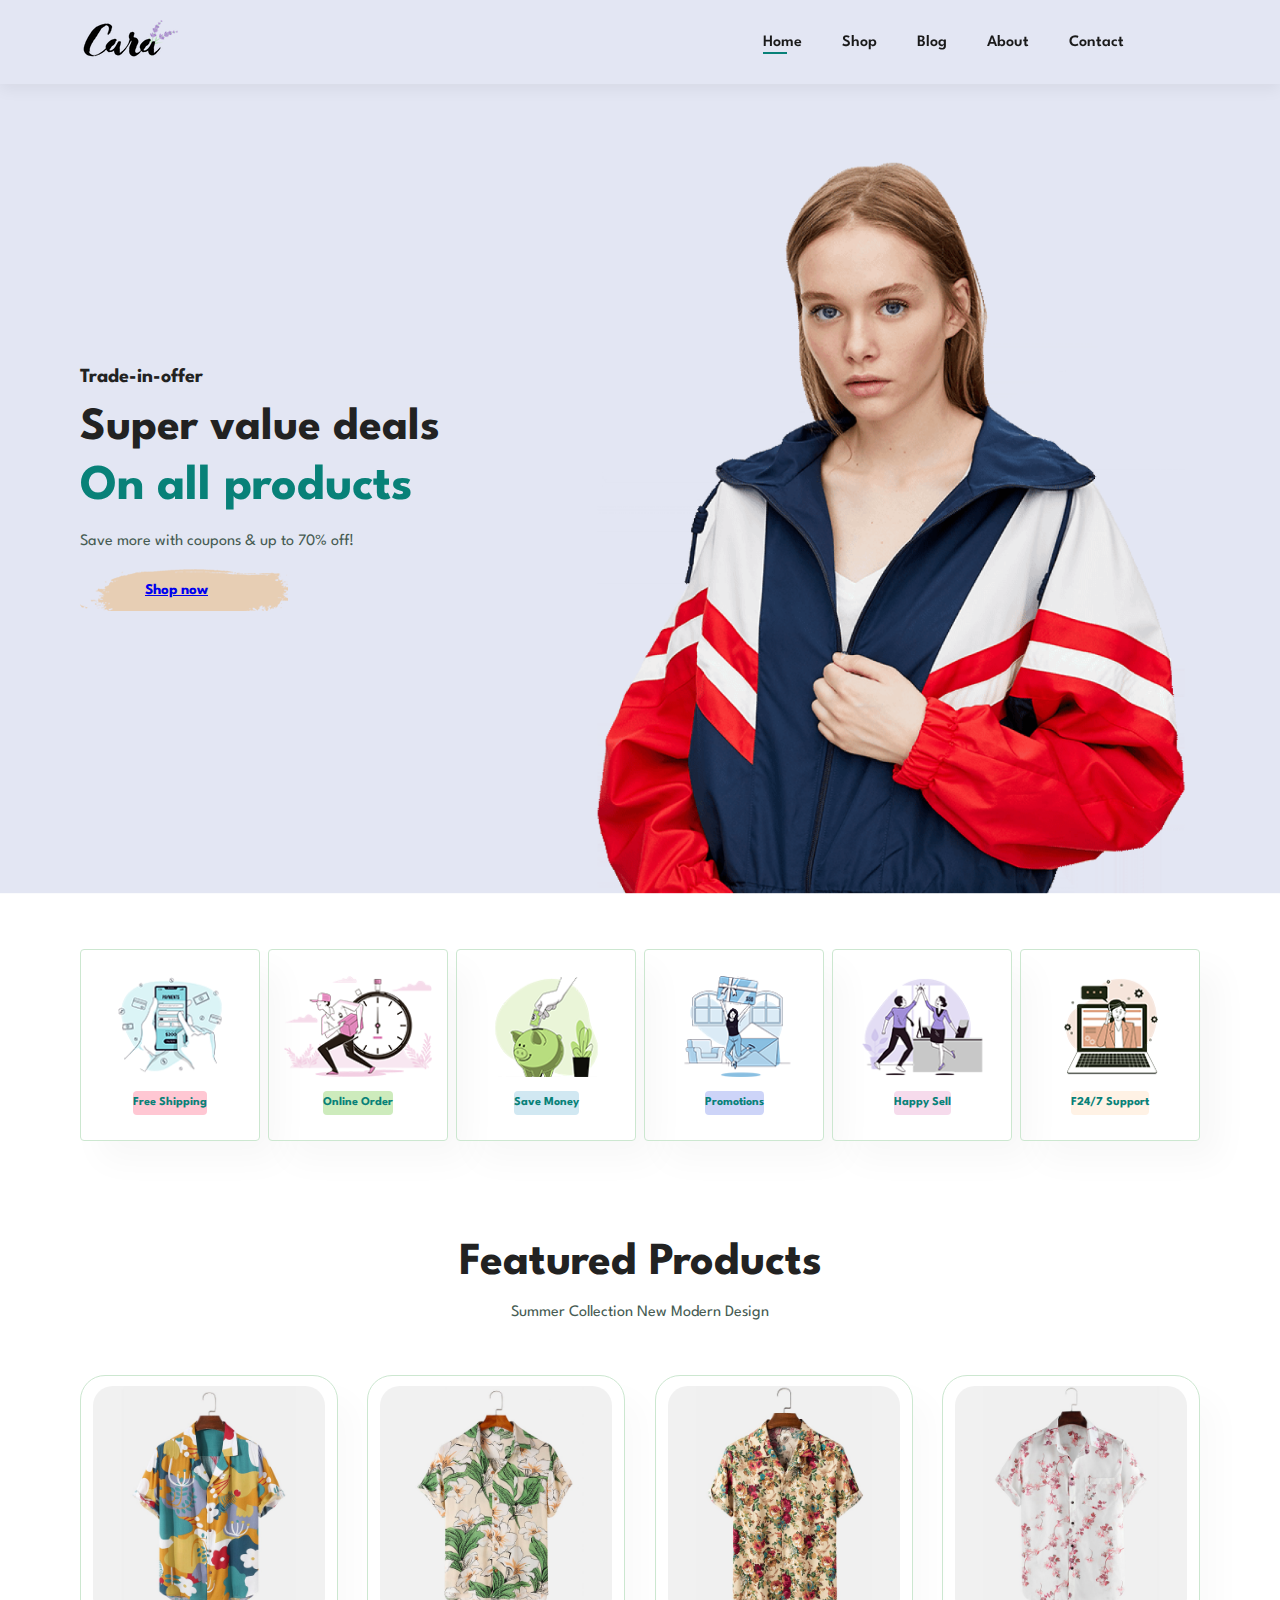
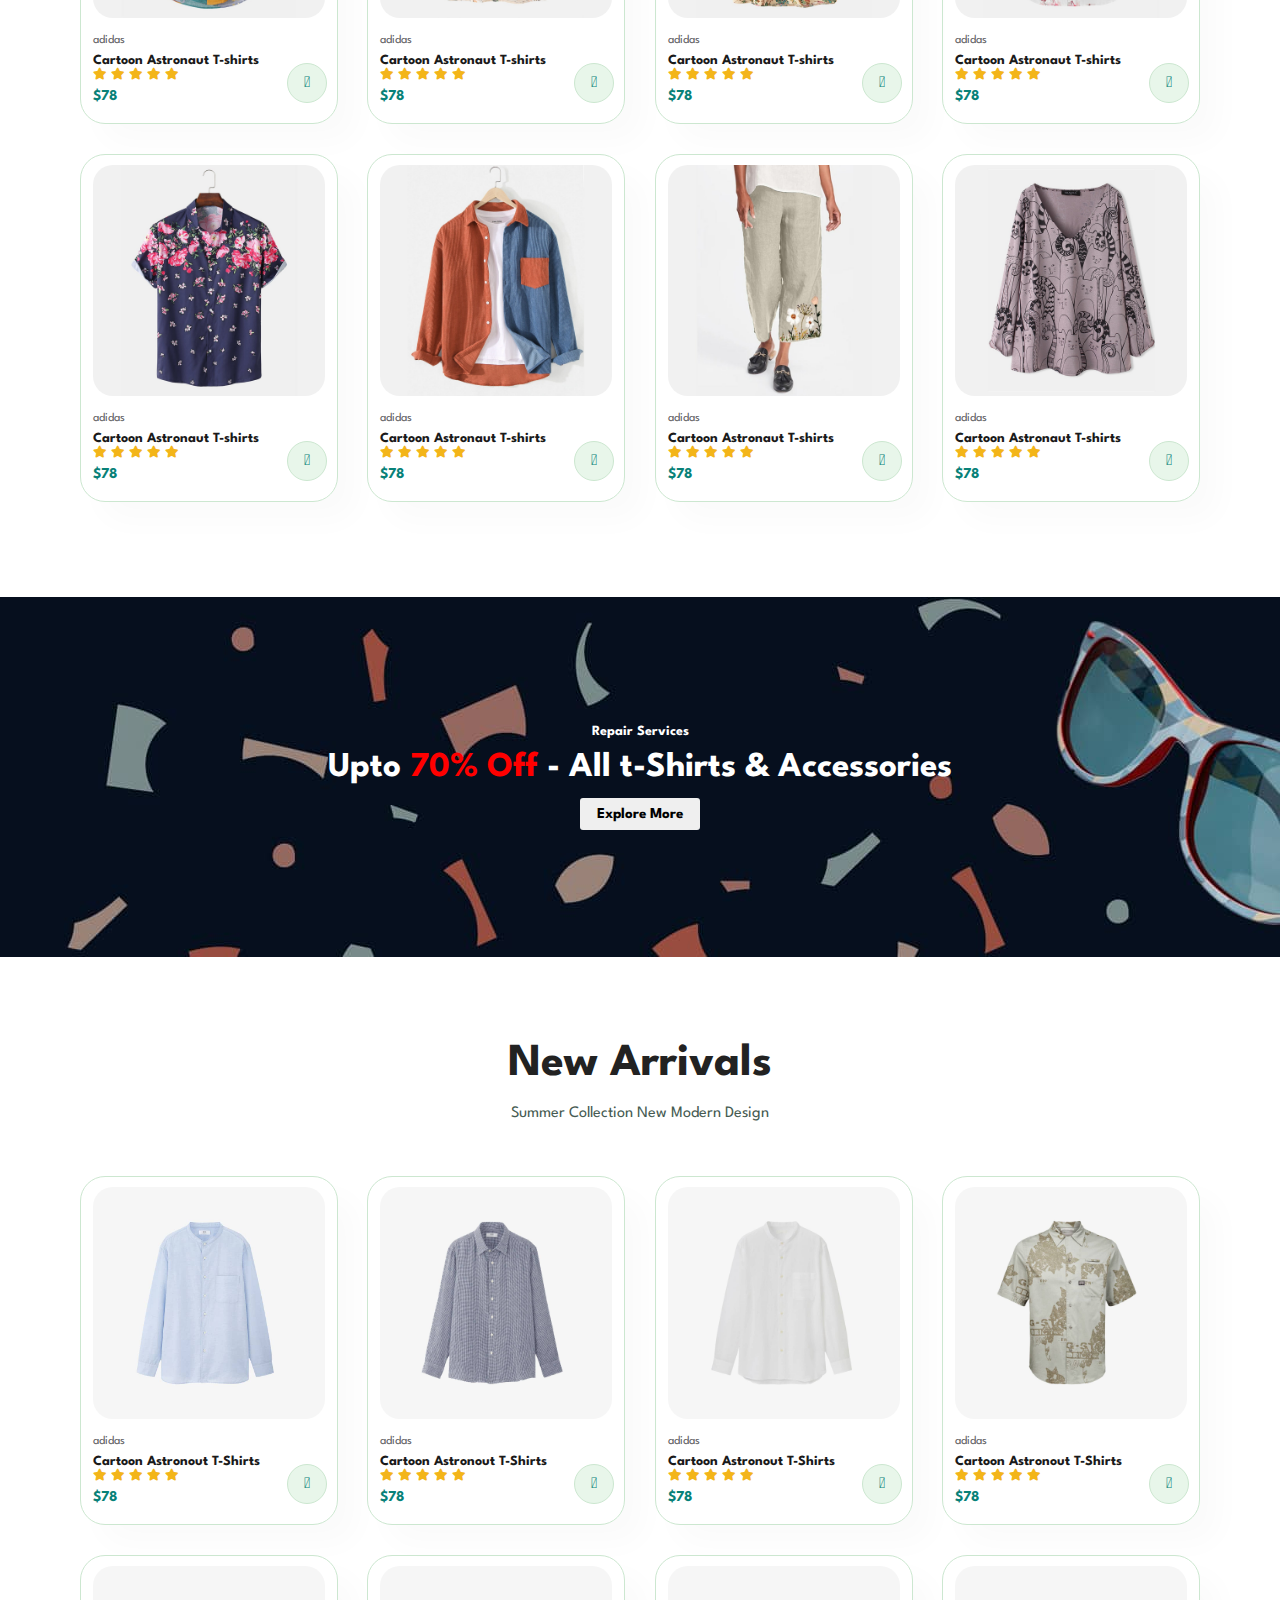
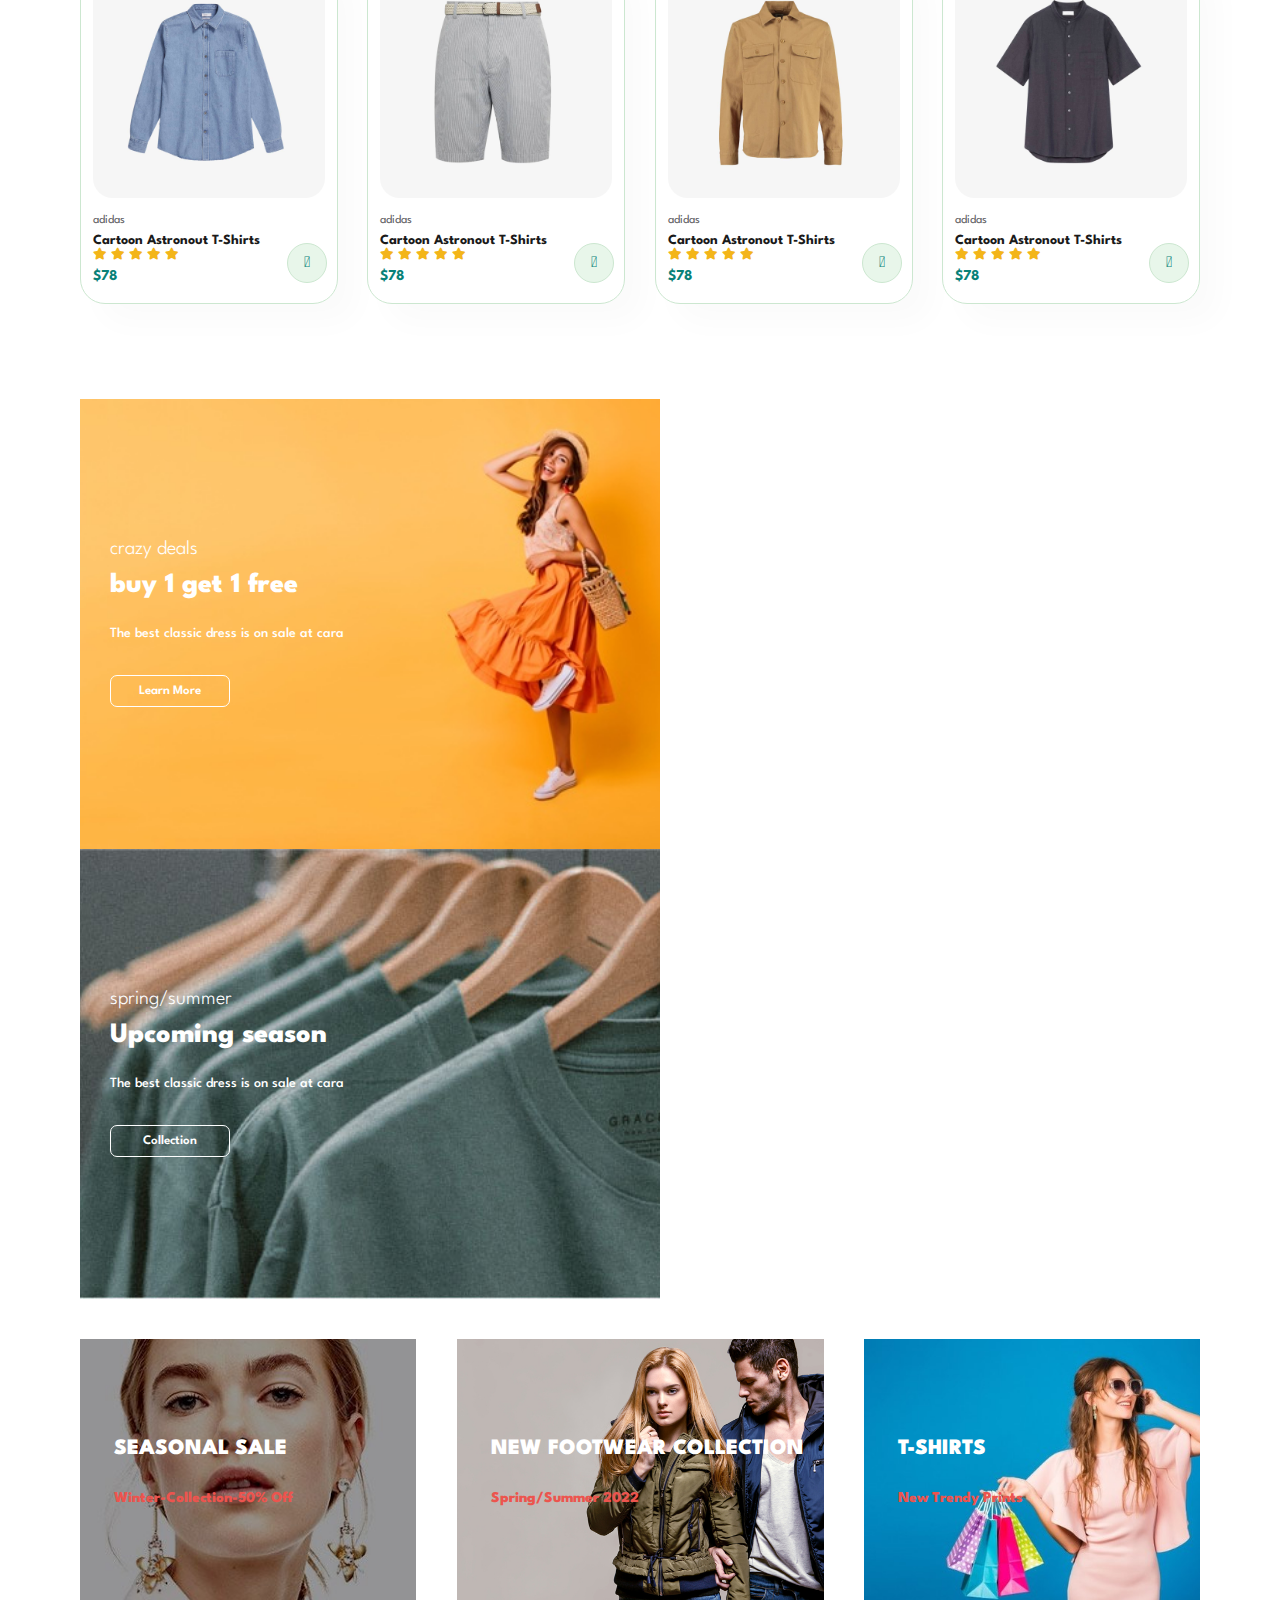
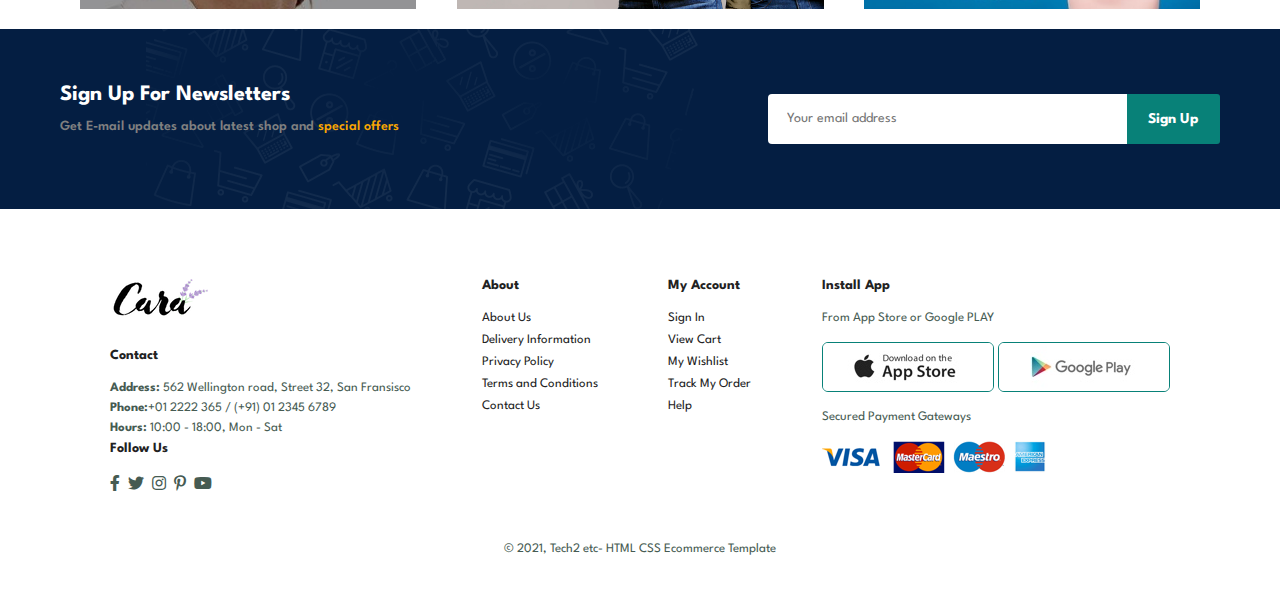
<file: index.html>
<!DOCTYPE html>
<html lang="en">

    <head>
        <meta charset="UTF-8">
        <meta http-equiv="X-UA-Compatible" content="IE=edge">
        <meta name="viewport" content="width=device-width, initial-scale=1.0">
        <title>Tech2etc Ecommerce Tutorial</title>
        <link rel="stylesheet" href="https://pro.fontawesome.com/releases/v5.10.0/css/all.css" />

        <link rel="stylesheet" href="style.css">
    </head>

    <body>
 <section id="header">
    <a href="#"><img src="img/logo.png" class="logo" alt=""></a>

    <div>
        
        <ul id="nav-bar">
            <li><a class="active" href="index.html">Home</a></li>
            <li><a href="shop.html">Shop</a></li>
            <li><a href="blog.html">Blog</a></li>
            <li><a href="about.html">About</a></li>
            <li><a href="contact.html">Contact</a></li>
            <li id="lg-bag"><a href="cart.html"><i class="far fa-shopping-bag"></i></a></li>
            <a href="#" id="close"><i class="far fa-times"></i></a>

        </ul>
    </div>
    <div id="mobile">
        
        <a href="cart.html"><i class="far fa-shopping-bag"></i></a>
        <i id="bar" class="fas fa-outdent"></i>
    </div>
 </section>
 <section id="Hero">
    <h4>Trade-in-offer</h4>
    <h2>Super value deals</h2>
    <h1>On all products</h1>
    <p>Save more with coupons & up to 70% off!</p>
    <button><a  href="shop.html">Shop now</a></button>

 </section>
 <section id="feature" class="section-p1">
    <div class="fe-box">
        <img src="img/features/f1.png" alt="">
        <h6>Free Shipping</h6>
    </div>
    <div class="fe-box">
        <img src="img/features/f2.png" alt="">
        <h6>Online Order</h6>
    </div>
    <div class="fe-box">
        <img src="img/features/f3.png" alt="">
        <h6>Save Money</h6>
    </div>
    <div class="fe-box">
        <img src="img/features/f4.png" alt="">
        <h6>Promotions</h6>
    </div>
    <div class="fe-box">
        <img src="img/features/f5.png" alt="">
        <h6>Happy Sell</h6>
    </div>
    <div class="fe-box">
        <img src="img/features/f6.png" alt="">
        <h6>F24/7 Support</h6>
    </div>

    
 </section>
<section id="Product1" class="section-p1">
    <h2>Featured Products</h2>
    <p>Summer Collection New Modern Design</p>
    <div class="pro-container">
        <div class="pro">
           <img src="img/products/f1.jpg" alt="">
           <div class="des">
             <span>adidas</span>
             <h5>Cartoon Astronaut T-shirts</h5>
             <div class="star">
                 <i class="fas fa-star"></i>
                 <i class="fas fa-star"></i>
                 <i class="fas fa-star"></i>
                 <i class="fas fa-star"></i>
                 <i class="fas fa-star"></i>
             </div>    
             <h4>$78</h4>
         </div>
            <a href="#"><i class="fal fa-shopping-cart cart"></i></a>
        </div>
        <div class="pro">
            <img src="img/products/f2.jpg" alt="">
            <div class="des">
              <span>adidas</span>
              <h5>Cartoon Astronaut T-shirts</h5>
              <div class="star">
                  <i class="fas fa-star"></i>
                  <i class="fas fa-star"></i>
                  <i class="fas fa-star"></i>
                  <i class="fas fa-star"></i>
                  <i class="fas fa-star"></i>
              </div>    
              <h4>$78</h4>
          </div>
             <a href="#"><i class="fal fa-shopping-cart cart"></i></a>
         </div>
         <div class="pro">
            <img src="img/products/f3.jpg" alt="">
            <div class="des">
              <span>adidas</span>
              <h5>Cartoon Astronaut T-shirts</h5>
              <div class="star">
                  <i class="fas fa-star"></i>
                  <i class="fas fa-star"></i>
                  <i class="fas fa-star"></i>
                  <i class="fas fa-star"></i>
                  <i class="fas fa-star"></i>
              </div>    
              <h4>$78</h4>
          </div>
             <a href="#"><i class="fal fa-shopping-cart cart"></i></a>
         </div>
         <div class="pro">
            <img src="img/products/f4.jpg" alt="">
            <div class="des">
              <span>adidas</span>
              <h5>Cartoon Astronaut T-shirts</h5>
              <div class="star">
                  <i class="fas fa-star"></i>
                  <i class="fas fa-star"></i>
                  <i class="fas fa-star"></i>
                  <i class="fas fa-star"></i>
                  <i class="fas fa-star"></i>
              </div>    
              <h4>$78</h4>
          </div>
             <a href="#"><i class="fal fa-shopping-cart cart"></i></a>
         </div>
         <div class="pro">
            <img src="img/products/f5.jpg" alt="">
            <div class="des">
              <span>adidas</span>
              <h5>Cartoon Astronaut T-shirts</h5>
              <div class="star">
                  <i class="fas fa-star"></i>
                  <i class="fas fa-star"></i>
                  <i class="fas fa-star"></i>
                  <i class="fas fa-star"></i>
                  <i class="fas fa-star"></i>
              </div>    
              <h4>$78</h4>
          </div>
             <a href="#"><i class="fal fa-shopping-cart cart"></i></a>
         </div>
         <div class="pro">
            <img src="img/products/f6.jpg" alt="">
            <div class="des">
              <span>adidas</span>
              <h5>Cartoon Astronaut T-shirts</h5>
              <div class="star">
                  <i class="fas fa-star"></i>
                  <i class="fas fa-star"></i>
                  <i class="fas fa-star"></i>
                  <i class="fas fa-star"></i>
                  <i class="fas fa-star"></i>
              </div>    
              <h4>$78</h4>
          </div>
             <a href="#"><i class="fal fa-shopping-cart cart"></i></a>
         </div>
         <div class="pro">
            <img src="img/products/f7.jpg" alt="">
            <div class="des">
              <span>adidas</span>
              <h5>Cartoon Astronaut T-shirts</h5>
              <div class="star">
                  <i class="fas fa-star"></i>
                  <i class="fas fa-star"></i>
                  <i class="fas fa-star"></i>
                  <i class="fas fa-star"></i>
                  <i class="fas fa-star"></i>
              </div>    
              <h4>$78</h4>
          </div>
             <a href="#"><i class="fal fa-shopping-cart cart"></i></a>
         </div>
         <div class="pro">
            <img src="img/products/f8.jpg" alt="">
            <div class="des">
              <span>adidas</span>
              <h5>Cartoon Astronaut T-shirts</h5>
              <div class="star">
                  <i class="fas fa-star"></i>
                  <i class="fas fa-star"></i>
                  <i class="fas fa-star"></i>
                  <i class="fas fa-star"></i>
                  <i class="fas fa-star"></i>
              </div>    
              <h4>$78</h4>
          </div>
             <a href="#"><i class="fal fa-shopping-cart cart"></i></a>
         </div>
    </div>
    
</section>
<section id="banner" class="section-m1">
    <h4>Repair Services</h4>
    <h2>Upto <span>70% Off</span> - All t-Shirts & Accessories</h2>
    <button class="normal">Explore More</button>
    
</section>
<section id="Product1" class="section-p1">
    <h2>New Arrivals</h2>
    <p>Summer Collection New Modern Design</p>
    <div class="pro-container">
        <div class="pro">
            <img src="img/products/n1.jpg" alt="">
            <div class="des">
                <span>adidas</span>
                <h5>Cartoon Astronout T-Shirts</h5>
                <div class="star">
                    <i class="fas fa-star"></i>
                    <i class="fas fa-star"></i>
                    <i class="fas fa-star"></i>
                    <i class="fas fa-star"></i>
                    <i class="fas fa-star"></i>
                </div>
                <h4>$78</h4>
            </div>
              <a href="#"><i class="fal fa-shopping-cart cart"> </i></a>
        </div>
        <div class="pro">
            <img src="img/products/n2.jpg" alt="">
            <div class="des">
                <span>adidas</span>
                <h5>Cartoon Astronout T-Shirts</h5>
                <div class="star">
                    <i class="fas fa-star"></i>
                    <i class="fas fa-star"></i>
                    <i class="fas fa-star"></i>
                    <i class="fas fa-star"></i>
                    <i class="fas fa-star"></i>
                </div>
                <h4>$78</h4>
            </div>
              <a href="#"><i class="fal fa-shopping-cart cart"> </i></a>
        </div>
        <div class="pro">
            <img src="img/products/n3.jpg" alt="">
            <div class="des">
                <span>adidas</span>
                <h5>Cartoon Astronout T-Shirts</h5>
                <div class="star">
                    <i class="fas fa-star"></i>
                    <i class="fas fa-star"></i>
                    <i class="fas fa-star"></i>
                    <i class="fas fa-star"></i>
                    <i class="fas fa-star"></i>
                </div>
                <h4>$78</h4>
            </div>
              <a href="#"><i class="fal fa-shopping-cart cart"> </i></a>
        </div>
        <div class="pro">
            <img src="img/products/n4.jpg" alt="">
            <div class="des">
                <span>adidas</span>
                <h5>Cartoon Astronout T-Shirts</h5>
                <div class="star">
                    <i class="fas fa-star"></i>
                    <i class="fas fa-star"></i>
                    <i class="fas fa-star"></i>
                    <i class="fas fa-star"></i>
                    <i class="fas fa-star"></i>
                </div>
                <h4>$78</h4>
            </div>
              <a href="#"><i class="fal fa-shopping-cart cart"> </i></a>
        </div>
        <div class="pro">
            <img src="img/products/n5.jpg" alt="">
            <div class="des">
                <span>adidas</span>
                <h5>Cartoon Astronout T-Shirts</h5>
                <div class="star">
                    <i class="fas fa-star"></i>
                    <i class="fas fa-star"></i>
                    <i class="fas fa-star"></i>
                    <i class="fas fa-star"></i>
                    <i class="fas fa-star"></i>
                </div>
                <h4>$78</h4>
            </div>
              <a href="#"><i class="fal fa-shopping-cart cart"> </i></a>
        </div>
        <div class="pro">
            <img src="img/products/n6.jpg" alt="">
            <div class="des">
                <span>adidas</span>
                <h5>Cartoon Astronout T-Shirts</h5>
                <div class="star">
                    <i class="fas fa-star"></i>
                    <i class="fas fa-star"></i>
                    <i class="fas fa-star"></i>
                    <i class="fas fa-star"></i>
                    <i class="fas fa-star"></i>
                </div>
                <h4>$78</h4>
            </div>
              <a href="#"><i class="fal fa-shopping-cart cart"> </i></a>
        </div>
        <div class="pro">
            <img src="img/products/n7.jpg" alt="">
            <div class="des">
                <span>adidas</span>
                <h5>Cartoon Astronout T-Shirts</h5>
                <div class="star">
                    <i class="fas fa-star"></i>
                    <i class="fas fa-star"></i>
                    <i class="fas fa-star"></i>
                    <i class="fas fa-star"></i>
                    <i class="fas fa-star"></i>
                </div>
                <h4>$78</h4>
            </div>
              <a href="#"><i class="fal fa-shopping-cart cart"> </i></a>
        </div>
        <div class="pro">
            <img src="img/products/n8.jpg" alt="">
            <div class="des">
                <span>adidas</span>
                <h5>Cartoon Astronout T-Shirts</h5>
                <div class="star">
                    <i class="fas fa-star"></i>
                    <i class="fas fa-star"></i>
                    <i class="fas fa-star"></i>
                    <i class="fas fa-star"></i>
                    <i class="fas fa-star"></i>
                </div>
                <h4>$78</h4>
            </div>
              <a href="#"><i class="fal fa-shopping-cart cart"> </i></a>
        </div>
    </div>
</section>
<section id="sm-banner" class="section-p1">
    <div class="banner-box">
        <h4>crazy deals</h4>
        <h2>buy 1 get 1 free</h2>
        <p>The best classic dress is on sale at cara</p>
        <button class="white">Learn More</button>
    </div>
    <div class="banner-box banner-box2">
        <h4>spring/summer</h4>
        <h2>Upcoming season</h2>
        <p>The best classic dress is on sale at cara</p>
        <button class="white">Collection</button>
    </div>
</section>
<section id="banner3">
    <div class="banner-box b3">
        
        <h2>SEASONAL SALE</h2>
        <p>Winter-Collection-50% Off</p>
    </div>    
    <div class="banner-box b4">
        
        <h2>NEW FOOTWEAR COLLECTION</h2>
        <p> Spring/Summer 2022</p>
    </div>    
    <div class="banner-box b5">
        
        <h2>T-SHIRTS</h2>
        <p>New Trendy Prints</p>
    </div>    
        
</section>
<section id="newsletter">
  
    <div class="newtext">
        <h4>Sign Up For Newsletters</h4>
        <p>Get E-mail updates about latest shop and <span>special offers</span> </p>

     </div>
     <div class="form">
        <input type="text" placeholder="Your email address">
        <button class="normal">Sign Up</button>
     </div>
    
</section>
<footer class=" section-p1">
    <div class="col">
        <img class="logo" src="img/logo.png" alt="">
        <h4>Contact</h4>
        <p><strong>Address:</strong> 562 Wellington road, Street 32, San Fransisco</p>
        <p><strong>Phone:</strong>+01 2222 365 / (+91) 01 2345 6789</p>
        <p><strong>Hours:</strong> 10:00 - 18:00, Mon - Sat</p>
        <div class="follow">
            <h4>Follow Us</h4>
            <div class="icon">
                
                <i class="fab fa-facebook-f"></i>
    
                <i class="fab fa-twitter"></i>
                <i class="fab fa-instagram"></i>
                <i class="fab fa-pinterest-p"></i>
                <i class="fab fa-youtube"></i>
            </div>
        </div>
    </div>
    <div class="col">
        <h4>About</h4>
        <a href="#">About Us</a>
        <a href="#">Delivery  Information</a>
        <a href="#">Privacy Policy</a>
        <a href="#">Terms and Conditions</a>
        <a href="#">Contact Us</a>
    </div>
    <div class="col">
        <h4>My Account</h4>
        <a href="#">Sign In</a>
        <a href="#">View Cart</a>
        <a href="#">My Wishlist</a>
        <a href="#">Track My Order</a>
        <a href="#">Help</a>
    </div>
    <div class="col install">
        <h4>Install App</h4>
        <p>From App Store or Google PLAY</p>
        <div class="row">
            <img src="img/pay/app.jpg" alt="">
            <img src="img/pay/play.jpg" alt="">
        </div>
        <p>Secured Payment Gateways</p>
            <img src="img/pay/pay.png" alt="">
        
    </div>
    <div class="copy-right">
        <p> © 2021, Tech2 etc- HTML CSS Ecommerce Template </p>
    </div>
    


        <script src="script.js"></script>
    </body>
</footer>
</html>
</file>
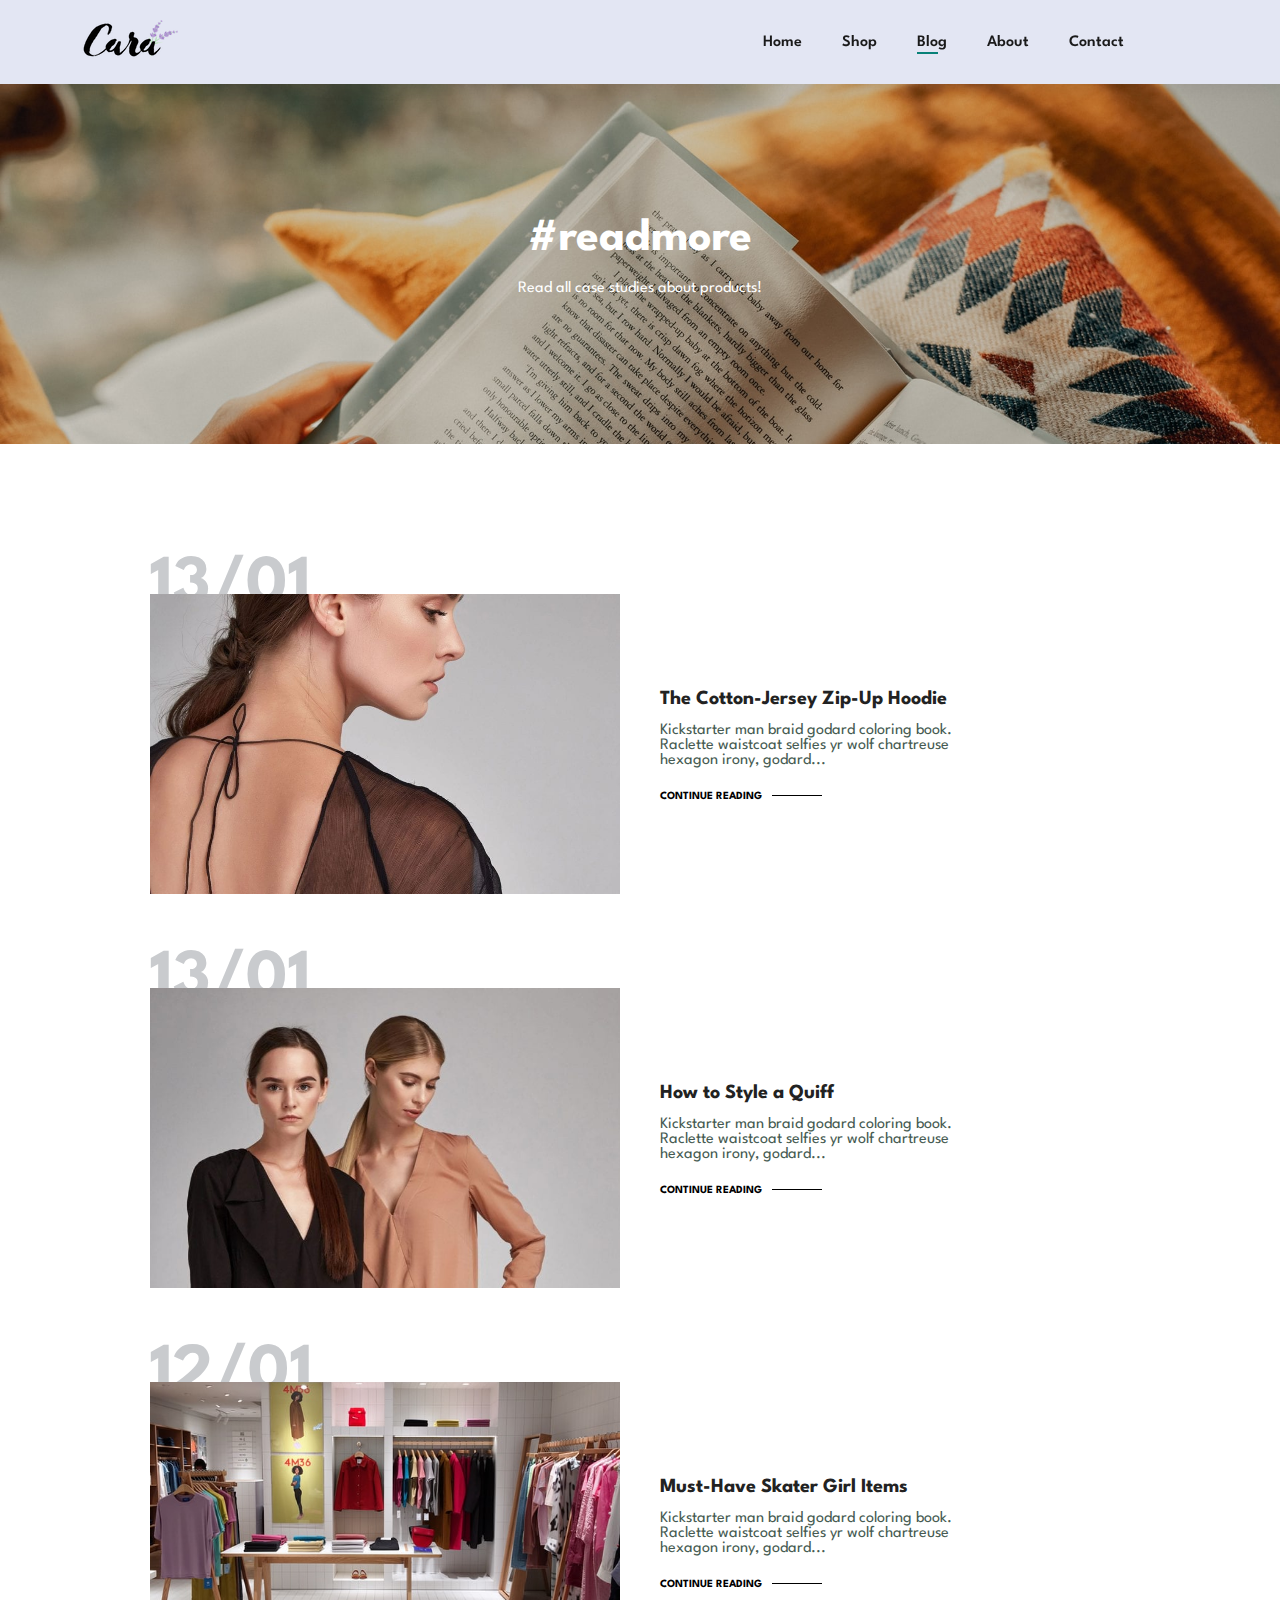
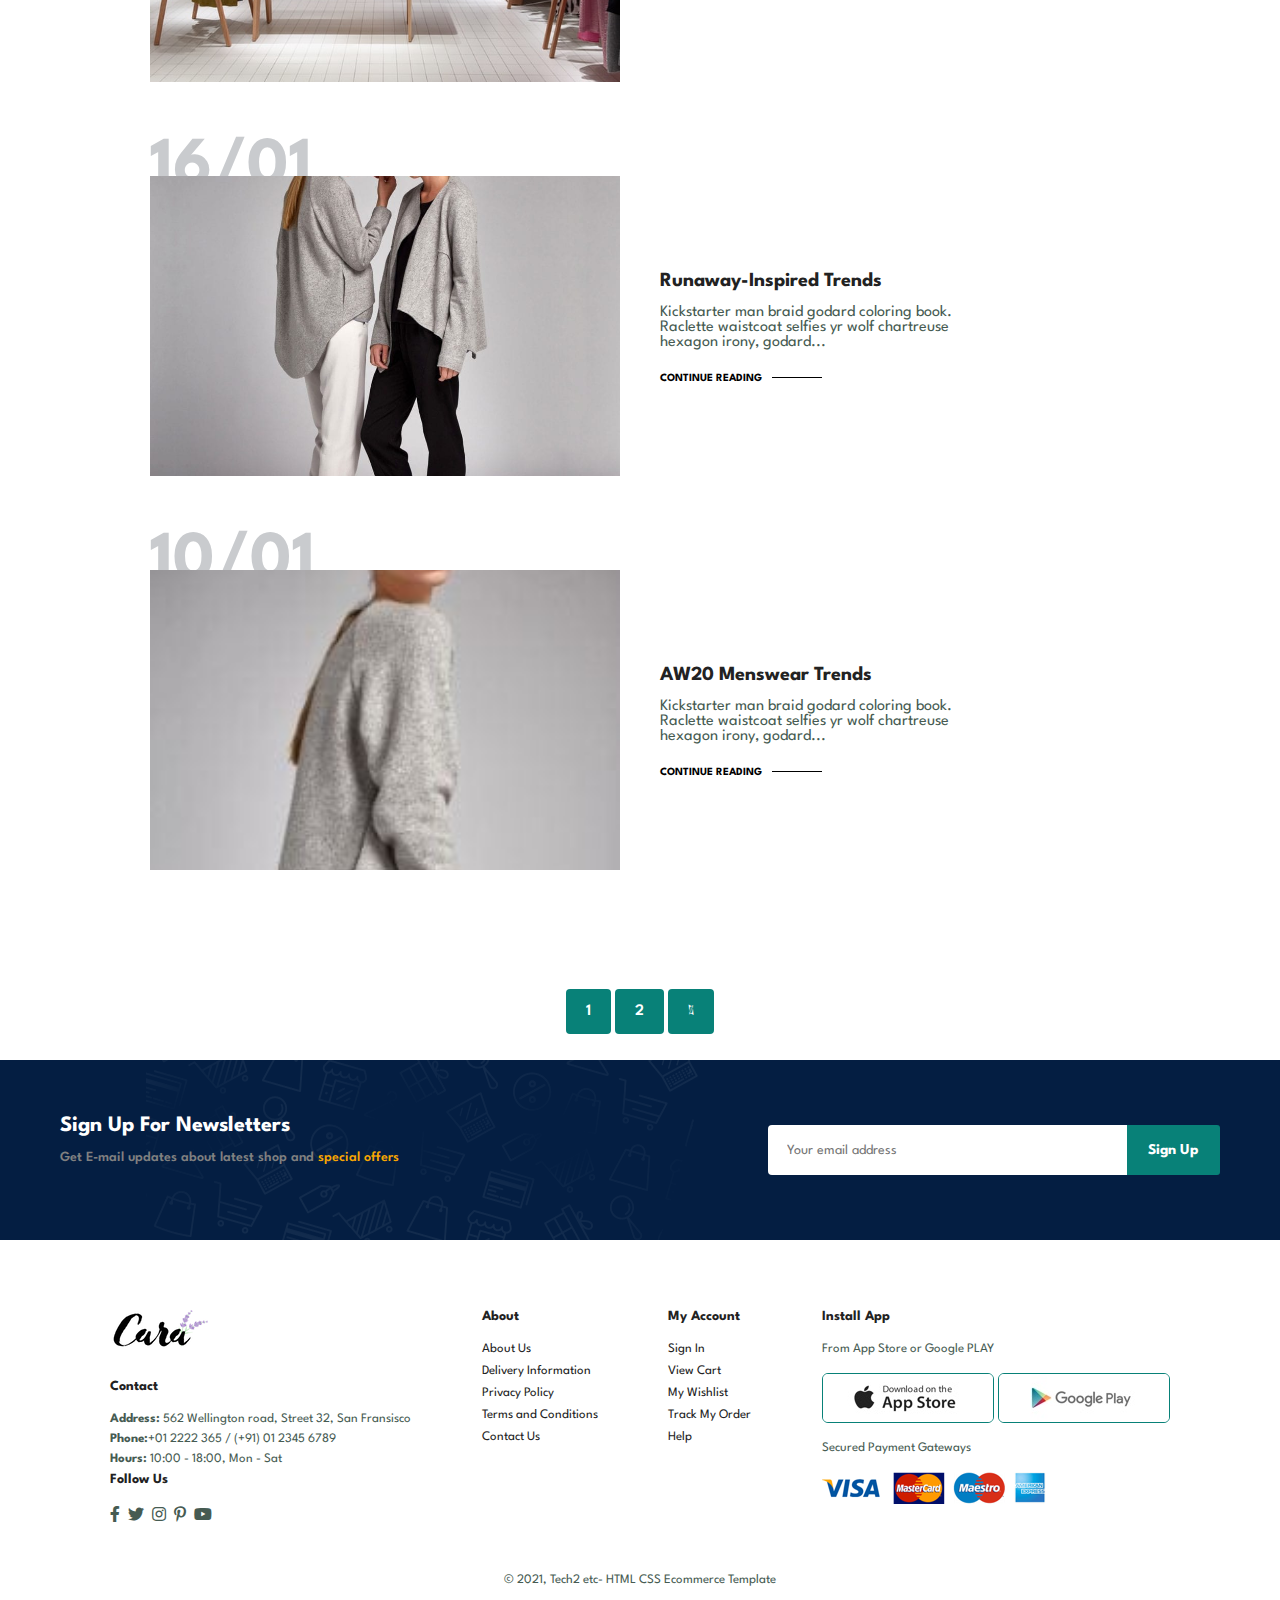
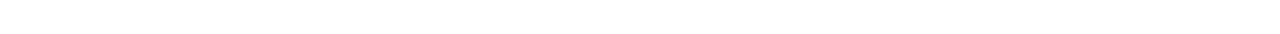
<file: blog.html>
<!DOCTYPE html>
<html lang="en">

    <head>
        <meta charset="UTF-8">
        <meta http-equiv="X-UA-Compatible" content="IE=edge">
        <meta name="viewport" content="width=device-width, initial-scale=1.0">
        <title>Tech2etc Ecommerce Tutorial</title>
        <link rel="stylesheet" href="https://pro.fontawesome.com/releases/v5.10.0/css/all.css" />

        <link rel="stylesheet" href="style.css">
    </head>

    <body>
 <section id="header">
    <a href="#"><img src="img/logo.png" class="logo" alt=""></a>

    <div>
        <ul id="nav-bar">
            <li><a href="index.html">Home</a></li>
            <li><a  href="shop.html">Shop</a></li>
            <li><a  class="active" href="blog.html">Blog</a></li>
            <li><a  href="about.html">About</a></li>
            <li><a href="contact.html">Contact</a></li>
            <li id="lg-bag"><a href="cart.html"><i class="far fa-shopping-bag"></i></a></li>
            <a href="#" id="close"><i class="far fa-times"></i></a>

        </ul>
    </div>
    <div id="mobile">
        
        <a href="cart.html"><i class="far fa-shopping-bag"></i></a>
        <i id="bar" class="fas fa-outdent"></i>
    </div>
 </section>
 <section id="page-header" class="blog-header">
    
    <h2>#readmore</h2>
    
    <p>Read all case studies about products!</p>
   
 </section>
 
<section id="blog">
   <div class="blog-box">
      <div class="blog-img">
        <img src="img/blog/b1.jpg" alt="">
      </div>
      <div class="blog-details">
        <h4>The Cotton-Jersey Zip-Up Hoodie</h4>
        <p>Kickstarter man braid godard coloring book.<br> Raclette waistcoat selfies yr
         wolf chartreuse<br> hexagon irony, godard...</p>
         <a href="#">CONTINUE READING</a>

       </div>
      <h1>13/01</h1>
   </div>
   <div class="blog-box">
    <div class="blog-img">
      <img src="img/blog/b2.jpg" alt="">
    </div>
    <div class="blog-details">
      <h4>How to Style a Quiff</h4>
      <p>Kickstarter man braid godard coloring book.<br> Raclette waistcoat selfies yr
       wolf chartreuse<br> hexagon irony, godard...</p>
       <a href="#">CONTINUE READING</a>

     </div>
    <h1>13/01</h1>
 </div>
 <div class="blog-box">
    <div class="blog-img">
      <img src="img/blog/b3.jpg" alt="">
    </div>
    <div class="blog-details">
      <h4>Must-Have Skater Girl Items</h4>
      <p>Kickstarter man braid godard coloring book.<br> Raclette waistcoat selfies yr
       wolf chartreuse<br> hexagon irony, godard...</p>
       <a href="#">CONTINUE READING</a>

     </div>
    <h1>12/01</h1>
 </div>

 <div class="blog-box">
    <div class="blog-img">
      <img src="img/blog/b4.jpg" alt="">
    </div>
    <div class="blog-details">
      <h4>Runaway-Inspired Trends</h4>
      <p>Kickstarter man braid godard coloring book.<br> Raclette waistcoat selfies yr
       wolf chartreuse<br> hexagon irony, godard...</p>
       <a href="#">CONTINUE READING</a>

     </div>
    <h1>16/01</h1>
 </div>
 <div class="blog-box">
    <div class="blog-img">
      <img src="img/blog/b5.jpg" alt="">
    </div>
    <div class="blog-details">
      <h4>AW20 Menswear Trends</h4>
      <p>Kickstarter man braid godard coloring book.<br> Raclette waistcoat selfies yr
       wolf chartreuse<br> hexagon irony, godard...</p>
       <a href="#">CONTINUE READING</a>

     </div>
    <h1>10/01</h1>
 </div>
      

</section>
<section id="pagination" class="section-p1">
    <a href="#">1</a>
    <a href="#">2</a>
    <a href="#"><i class="fal fa-long-arrow-alt-right"></i></a>
</section>
<section id="newsletter">
  
    <div class="newtext">
        <h4>Sign Up For Newsletters</h4>
        <p>Get E-mail updates about latest shop and <span>special offers</span> </p>

     </div>
     <div class="form">
        <input type="text" placeholder="Your email address">
        <button class="normal">Sign Up</button>
     </div>
    
</section>
<footer class=" section-p1">
    <div class="col">
        <img class="logo" src="img/logo.png" alt="">
        <h4>Contact</h4>
        <p><strong>Address:</strong> 562 Wellington road, Street 32, San Fransisco</p>
        <p><strong>Phone:</strong>+01 2222 365 / (+91) 01 2345 6789</p>
        <p><strong>Hours:</strong> 10:00 - 18:00, Mon - Sat</p>
        <div class="follow">
            <h4>Follow Us</h4>
            <div class="icon">
                
                <i class="fab fa-facebook-f"></i>
    
                <i class="fab fa-twitter"></i>
                <i class="fab fa-instagram"></i>
                <i class="fab fa-pinterest-p"></i>
                <i class="fab fa-youtube"></i>
            </div>
        </div>
    </div>
    <div class="col">
        <h4>About</h4>
        <a href="#">About Us</a>
        <a href="#">Delivery  Information</a>
        <a href="#">Privacy Policy</a>
        <a href="#">Terms and Conditions</a>
        <a href="#">Contact Us</a>
    </div>
    <div class="col">
        <h4>My Account</h4>
        <a href="#">Sign In</a>
        <a href="#">View Cart</a>
        <a href="#">My Wishlist</a>
        <a href="#">Track My Order</a>
        <a href="#">Help</a>
    </div>
    <div class="col install">
        <h4>Install App</h4>
        <p>From App Store or Google PLAY</p>
        <div class="row">
            <img src="img/pay/app.jpg" alt="">
            <img src="img/pay/play.jpg" alt="">
        </div>
        <p>Secured Payment Gateways</p>
            <img src="img/pay/pay.png" alt="">
        
    </div>
    <div class="copy-right">
        <p> © 2021, Tech2 etc- HTML CSS Ecommerce Template </p>
    </div>
    


        <script src="script.js"></script>
    </body>
</footer>
</html>
</file>
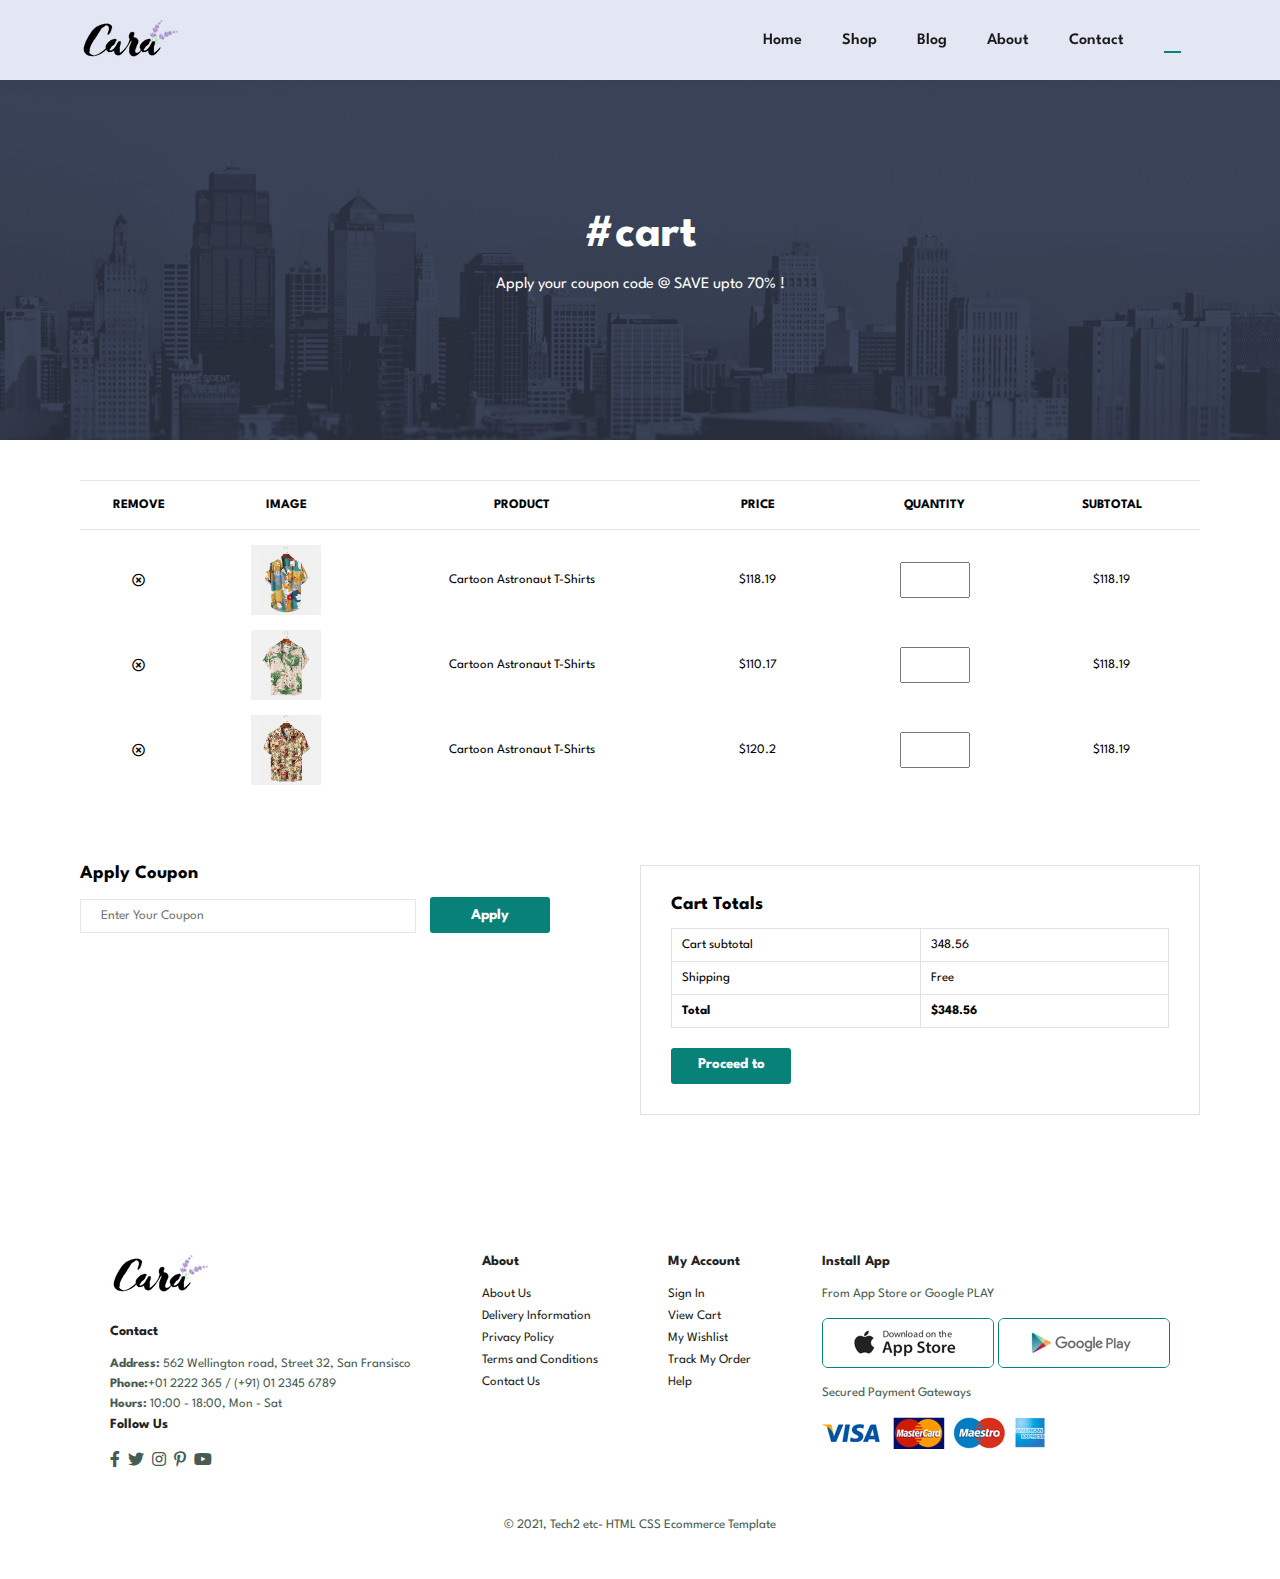
<file: cart.html>
<html>
<html lang="en">

    <head>
        <meta charset="UTF-8">
        <meta http-equiv="X-UA-Compatible" content="IE=edge">
        <meta name="viewport" content="width=device-width, initial-scale=1.0">
        <title>Document</title>

        <link rel="stylesheet" href="https://pro.fontawesome.com/releases/v5.10.0/css/all.css" />

        <link rel="stylesheet" href="style.css">
    </head>

    <body>


        <script src="script.js"></script>

    </body>

</html><!DOCTYPE html>
<html lang="en">

    <head>
        <meta charset="UTF-8">
        <meta http-equiv="X-UA-Compatible" content="IE=edge">
        <meta name="viewport" content="width=device-width, initial-scale=1.0">
        <title>Tech2etc Ecommerce Tutorial</title>
        <link rel="stylesheet" href="https://pro.fontawesome.com/releases/v5.10.0/css/all.css" />

        <link rel="stylesheet" href="style.css">
    </head>

    <body>
 <section id="header">
    <a href="#"><img src="img/logo.png" class="logo" alt=""></a>

    <div>
        <ul id="nav-bar">
            <li><a href="index.html">Home</a></li>
            <li><a  href="shop.html">Shop</a></li>
            <li><a href="blog.html">Blog</a></li>
            <li><a  href="about.html">About</a></li>
            <li><a href="contact.html">Contact</a></li>
            <li id="lg-bag"><a class="active" href="cart.html"><i class="far fa-shopping-bag"></i></a></li>
            <a href="#" id="close"><i class="far fa-times"></i></a>

        </ul>
    </div>
    <div id="mobile">
        
        <a href="cart.html"><i class="far fa-shopping-bag"></i></a>
        <i id="bar" class="fas fa-outdent"></i>
    </div>
 </section>
 <section id="page-header" class="about-header">
    
    <h2>#cart</h2>
    
    <p>Apply your coupon code @ SAVE upto 70% !</p>
   
 </section>
 
<section id="cart" class="section-p1">

<table width="100%">
    <thead>
        <tr>
            <td>Remove</td>
            <td>Image</td>
            <td>Product</td>
            <td>Price</td>
            <td>Quantity</td>
            <td>Subtotal</td>
        </tr>
    </thead>
    <tbody>
        <tr>
            <td><i class="far fa-times-circle"></i><a href="#"></a></td>
            <td><img src="img/products/f1.jpg" alt=""></td>
            <td>Cartoon Astronaut T-Shirts</td>
            <td>$118.19</td>
            <td><input type="number" min="1"></td>
            <td>$118.19</td>
        </tr>
        <tr>
            <td><i class="far fa-times-circle"></i><a href="#"></a></td>
            <td><img src="img/products/f2.jpg" alt=""></td>
            <td>Cartoon Astronaut T-Shirts</td>
            <td>$110.17</td>
            <td><input type="number" min="1"></td>
            <td>$118.19</td>
        </tr>
        <tr>
            <td><i class="far fa-times-circle"></i><a href="#"></a></td>
            <td><img src="img/products/f3.jpg" alt=""></td>
            <td>Cartoon Astronaut T-Shirts</td>
            <td>$120.2</td>
            <td><input type="number" min="1"></td>
            <td>$118.19</td>
        </tr>
    </tbody>
</table>

</section>

<section id="cart-add" class="section-p1">
   <div id="coupon">
        <h3>Apply Coupon</h3>
      <div>
         <input type="text" placeholder="Enter Your Coupon">
         <button class="normal">Apply</button>
      </div>
   </div>
   <div id="subtotal">
      <h3>Cart Totals</h3>
      <table>
        <tr>
            <td>Cart subtotal</td>
            <td>348.56</td>
            
        </tr>
        <tr>
            <td>Shipping</td>
            <td>Free</td>
        </tr>
        <tr>
            <td><strong>Total</strong></td>
            <td><strong>$348.56</strong></td>
        </tr>
      </table>
      <button class="normal">Proceed to checkout</button>
   </div>

</section>

<footer class=" section-p1">
    <div class="col">
        <img class="logo" src="img/logo.png" alt="">
        <h4>Contact</h4>
        <p><strong>Address:</strong> 562 Wellington road, Street 32, San Fransisco</p>
        <p><strong>Phone:</strong>+01 2222 365 / (+91) 01 2345 6789</p>
        <p><strong>Hours:</strong> 10:00 - 18:00, Mon - Sat</p>
        <div class="follow">
            <h4>Follow Us</h4>
            <div class="icon">
                
                <i class="fab fa-facebook-f"></i>
    
                <i class="fab fa-twitter"></i>
                <i class="fab fa-instagram"></i>
                <i class="fab fa-pinterest-p"></i>
                <i class="fab fa-youtube"></i>
            </div>
        </div>
    </div>
    <div class="col">
        <h4>About</h4>
        <a href="#">About Us</a>
        <a href="#">Delivery  Information</a>
        <a href="#">Privacy Policy</a>
        <a href="#">Terms and Conditions</a>
        <a href="#">Contact Us</a>
    </div>
    <div class="col">
        <h4>My Account</h4>
        <a href="#">Sign In</a>
        <a href="#">View Cart</a>
        <a href="#">My Wishlist</a>
        <a href="#">Track My Order</a>
        <a href="#">Help</a>
    </div>
    <div class="col install">
        <h4>Install App</h4>
        <p>From App Store or Google PLAY</p>
        <div class="row">
            <img src="img/pay/app.jpg" alt="">
            <img src="img/pay/play.jpg" alt="">
        </div>
        <p>Secured Payment Gateways</p>
            <img src="img/pay/pay.png" alt="">
        
    </div>
    <div class="copy-right">
        <p> © 2021, Tech2 etc- HTML CSS Ecommerce Template </p>
    </div>
    


        <script src="script.js"></script>
    </body>
</footer>
</html>
</file>
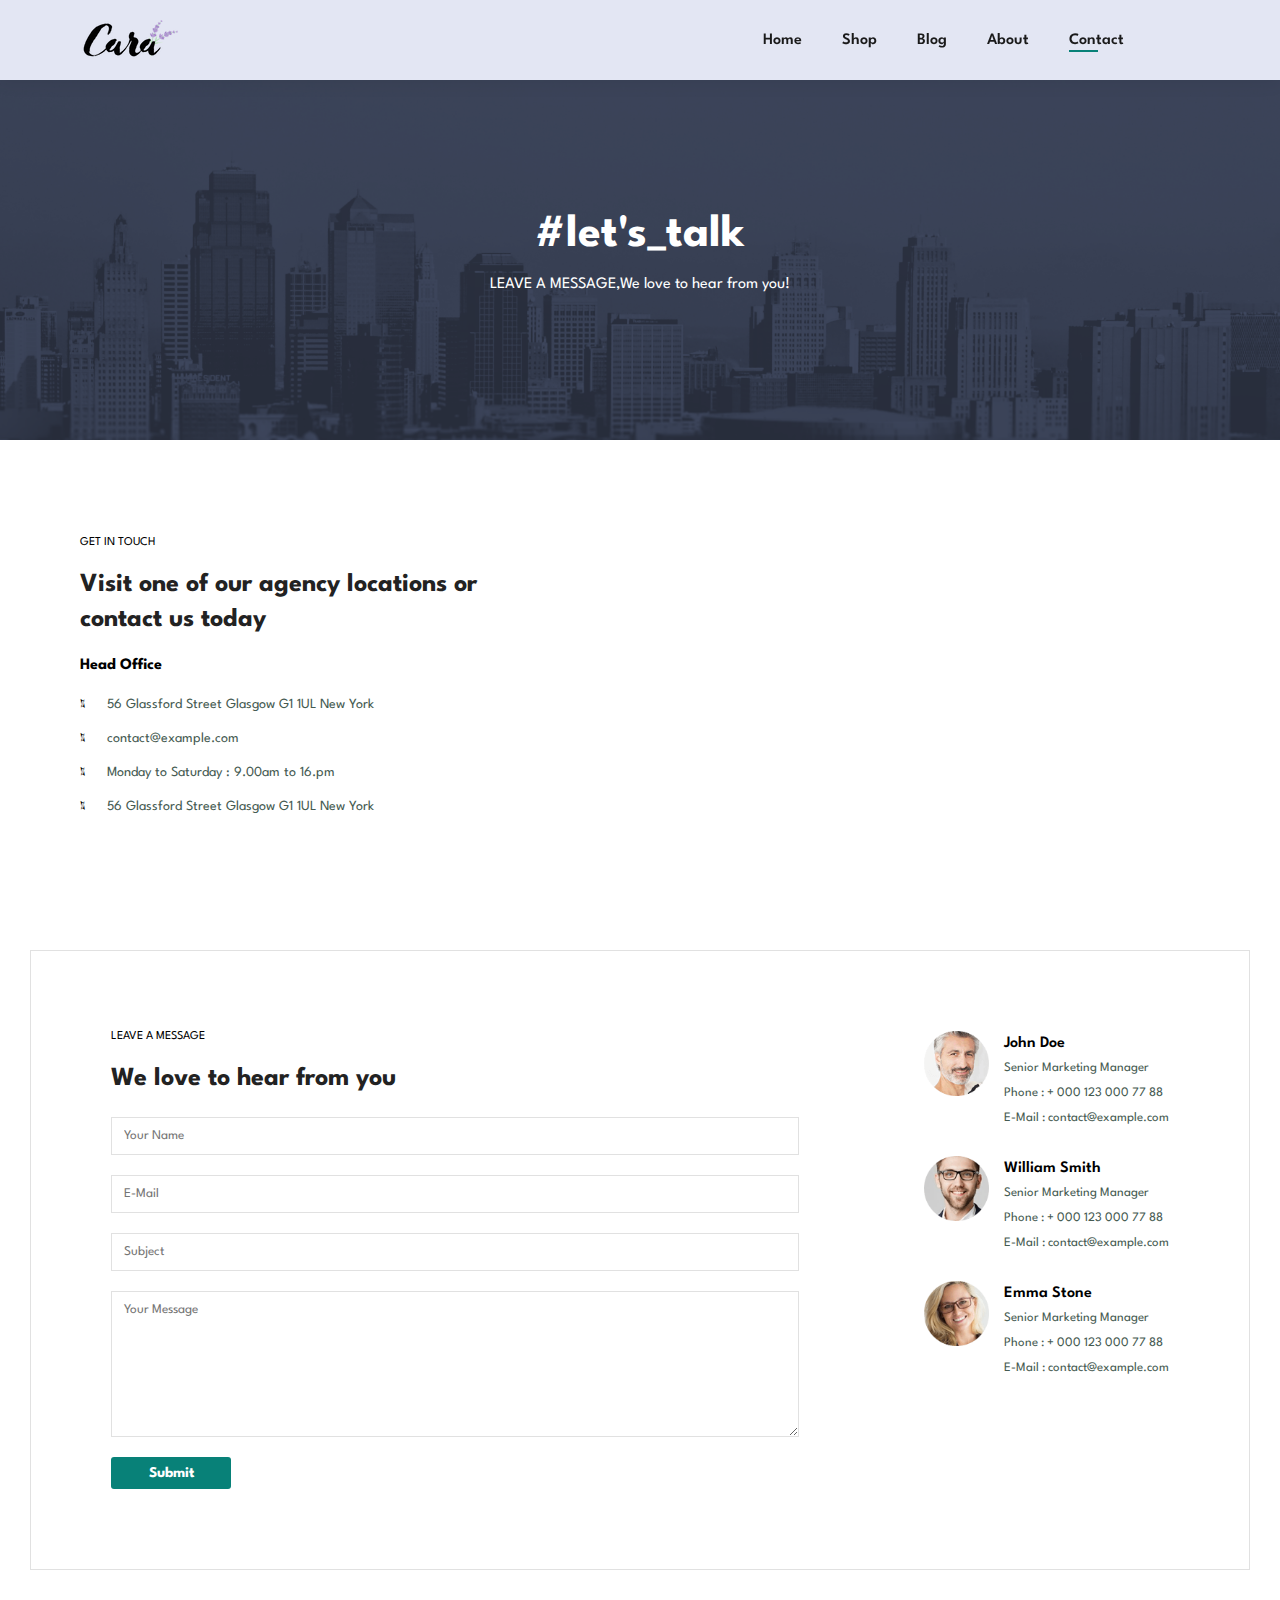
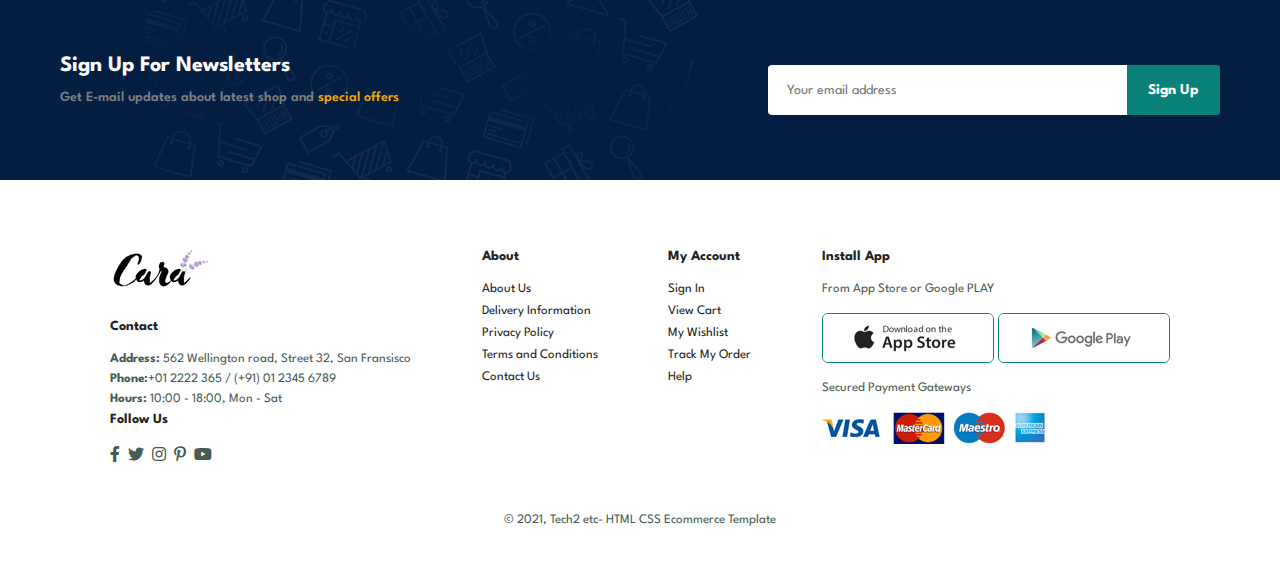
<file: contact.html>
<html>
<html lang="en">

    <head>
        <meta charset="UTF-8">
        <meta http-equiv="X-UA-Compatible" content="IE=edge">
        <meta name="viewport" content="width=device-width, initial-scale=1.0">
        <title>Document</title>

        <link rel="stylesheet" href="https://pro.fontawesome.com/releases/v5.10.0/css/all.css" />

        <link rel="stylesheet" href="style.css">
    </head>

    <body>


        <script src="script.js"></script>

    </body>

</html><!DOCTYPE html>
<html lang="en">

    <head>
        <meta charset="UTF-8">
        <meta http-equiv="X-UA-Compatible" content="IE=edge">
        <meta name="viewport" content="width=device-width, initial-scale=1.0">
        <title>Tech2etc Ecommerce Tutorial</title>
        <link rel="stylesheet" href="https://pro.fontawesome.com/releases/v5.10.0/css/all.css" />

        <link rel="stylesheet" href="style.css">
    </head>

    <body>
 <section id="header">
    <a href="#"><img src="img/logo.png" class="logo" alt=""></a>

    <div>
        <ul id="nav-bar">
            <li><a href="index.html">Home</a></li>
            <li><a  href="shop.html">Shop</a></li>
            <li><a href="blog.html">Blog</a></li>
            <li><a  href="about.html">About</a></li>
            <li><a class="active" href="contact.html">Contact</a></li>
            <li id="lg-bag"><a href="cart.html"><i class="far fa-shopping-bag"></i></a></li>
            <a href="#" id="close"><i class="far fa-times"></i></a>

        </ul>
    </div>
    <div id="mobile">
        
        <a href="cart.html"><i class="far fa-shopping-bag"></i></a>
        <i id="bar" class="fas fa-outdent"></i>
    </div>
 </section>
 <section id="page-header" class="about-header">
    
    <h2>#let's_talk</h2>
    
    <p>LEAVE A MESSAGE,We love to hear from you!</p>
   
 </section>
 
<section id="contact-details" class="section-p1">

   <div class="details">
        <span>GET IN TOUCH</span>
        <h2>Visit one of our agency locations or contact us today</h2>
        <h3>Head Office</h3>
        <div>
            <li>
                <i class="fal fa-map"></i>
                <p>56 Glassford Street Glasgow G1 1UL New York</p>
            </li>
            <li>
                <i class="fal fa-envelope"></i>
                <p>contact@example.com</p>
            </li>
            <li>
                <i class="fal fa-clock"></i>
                <p>Monday to Saturday : 9.00am to 16.pm</p>
            </li>
            <li>
                <i class="fal fa-map"></i>
                <p>56 Glassford Street Glasgow G1 1UL New York</p>
            </li>
        </div>
   </div>
   <div class="map">
    <iframe src="https://www.google.com/maps/embed?pb=!1m18!1m12!1m3!1d248849.
    84916296526!2d77.63093950000001!3d12.
    953997400000002!2m3!1f0!2f0!3f0!3m2!1i1024!2i768!4f13.
    1!3m3!1m2!1s0x3bae1670c9b44e6d%3A0xf8dfc3e8517e4fe0!2sBengaluru%2C%20Karnataka
    !5e0!3m2!1sen!2sin!4v1699363543568!5m2!1sen!2sin" 
    width="600" height="450" style="border:0;" allowfullscreen="" 
    loading="lazy" referrerpolicy="no-referrer-when-downgrade"></iframe>
   </div>
</section>
<section id="form-details" class="section-p1">
    <form action="">
        <span>LEAVE A MESSAGE</span>
        <H2>We love to hear from you</H2>
        <input type="text" placeholder="Your Name">
        <input type="text" placeholder="E-Mail">
        <input type="text" placeholder="Subject">
        <textarea name="" id="" cols="30" rows="10" placeholder="Your Message"></textarea>
        <button class="normal">Submit</button>
    </form>

    <div class="people">
        <div>
            <img src="img/people/1.png" alt="">
            <p><span>John Doe</span>Senior Marketing Manager<br> 
                Phone : + 000 123 000 77 88<br>E-Mail : contact@example.com</p>
        </div>
        <div>
            <img src="img/people/2.png" alt="">
            <p><span>William Smith</span>Senior Marketing Manager<br> 
                Phone : + 000 123 000 77 88<br>E-Mail : contact@example.com</p>
        </div>
        <div>
            <img src="img/people/3.png" alt="">
            <p><span>Emma Stone</span>Senior Marketing Manager<br> 
                Phone : + 000 123 000 77 88<br>E-Mail : contact@example.com</p>
        </div>


    </div>
</section>

<section id="newsletter">
  
    <div class="newtext">
        <h4>Sign Up For Newsletters</h4>
        <p>Get E-mail updates about latest shop and <span>special offers</span> </p>

     </div>
     <div class="form">
        <input type="text" placeholder="Your email address">
        <button class="normal">Sign Up</button>
     </div>
    
</section> 

<footer class=" section-p1">
    <div class="col">
        <img class="logo" src="img/logo.png" alt="">
        <h4>Contact</h4>
        <p><strong>Address:</strong> 562 Wellington road, Street 32, San Fransisco</p>
        <p><strong>Phone:</strong>+01 2222 365 / (+91) 01 2345 6789</p>
        <p><strong>Hours:</strong> 10:00 - 18:00, Mon - Sat</p>
        <div class="follow">
            <h4>Follow Us</h4>
            <div class="icon">
                
                <i class="fab fa-facebook-f"></i>
    
                <i class="fab fa-twitter"></i>
                <i class="fab fa-instagram"></i>
                <i class="fab fa-pinterest-p"></i>
                <i class="fab fa-youtube"></i>
            </div>
        </div>
    </div>
    <div class="col">
        <h4>About</h4>
        <a href="#">About Us</a>
        <a href="#">Delivery  Information</a>
        <a href="#">Privacy Policy</a>
        <a href="#">Terms and Conditions</a>
        <a href="#">Contact Us</a>
    </div>
    <div class="col">
        <h4>My Account</h4>
        <a href="#">Sign In</a>
        <a href="#">View Cart</a>
        <a href="#">My Wishlist</a>
        <a href="#">Track My Order</a>
        <a href="#">Help</a>
    </div>
    <div class="col install">
        <h4>Install App</h4>
        <p>From App Store or Google PLAY</p>
        <div class="row">
            <img src="img/pay/app.jpg" alt="">
            <img src="img/pay/play.jpg" alt="">
        </div>
        <p>Secured Payment Gateways</p>
            <img src="img/pay/pay.png" alt="">
        
    </div>
    <div class="copy-right">
        <p> © 2021, Tech2 etc- HTML CSS Ecommerce Template </p>
    </div>
    


        <script src="script.js"></script>
    </body>
</footer>
</html>
</file>
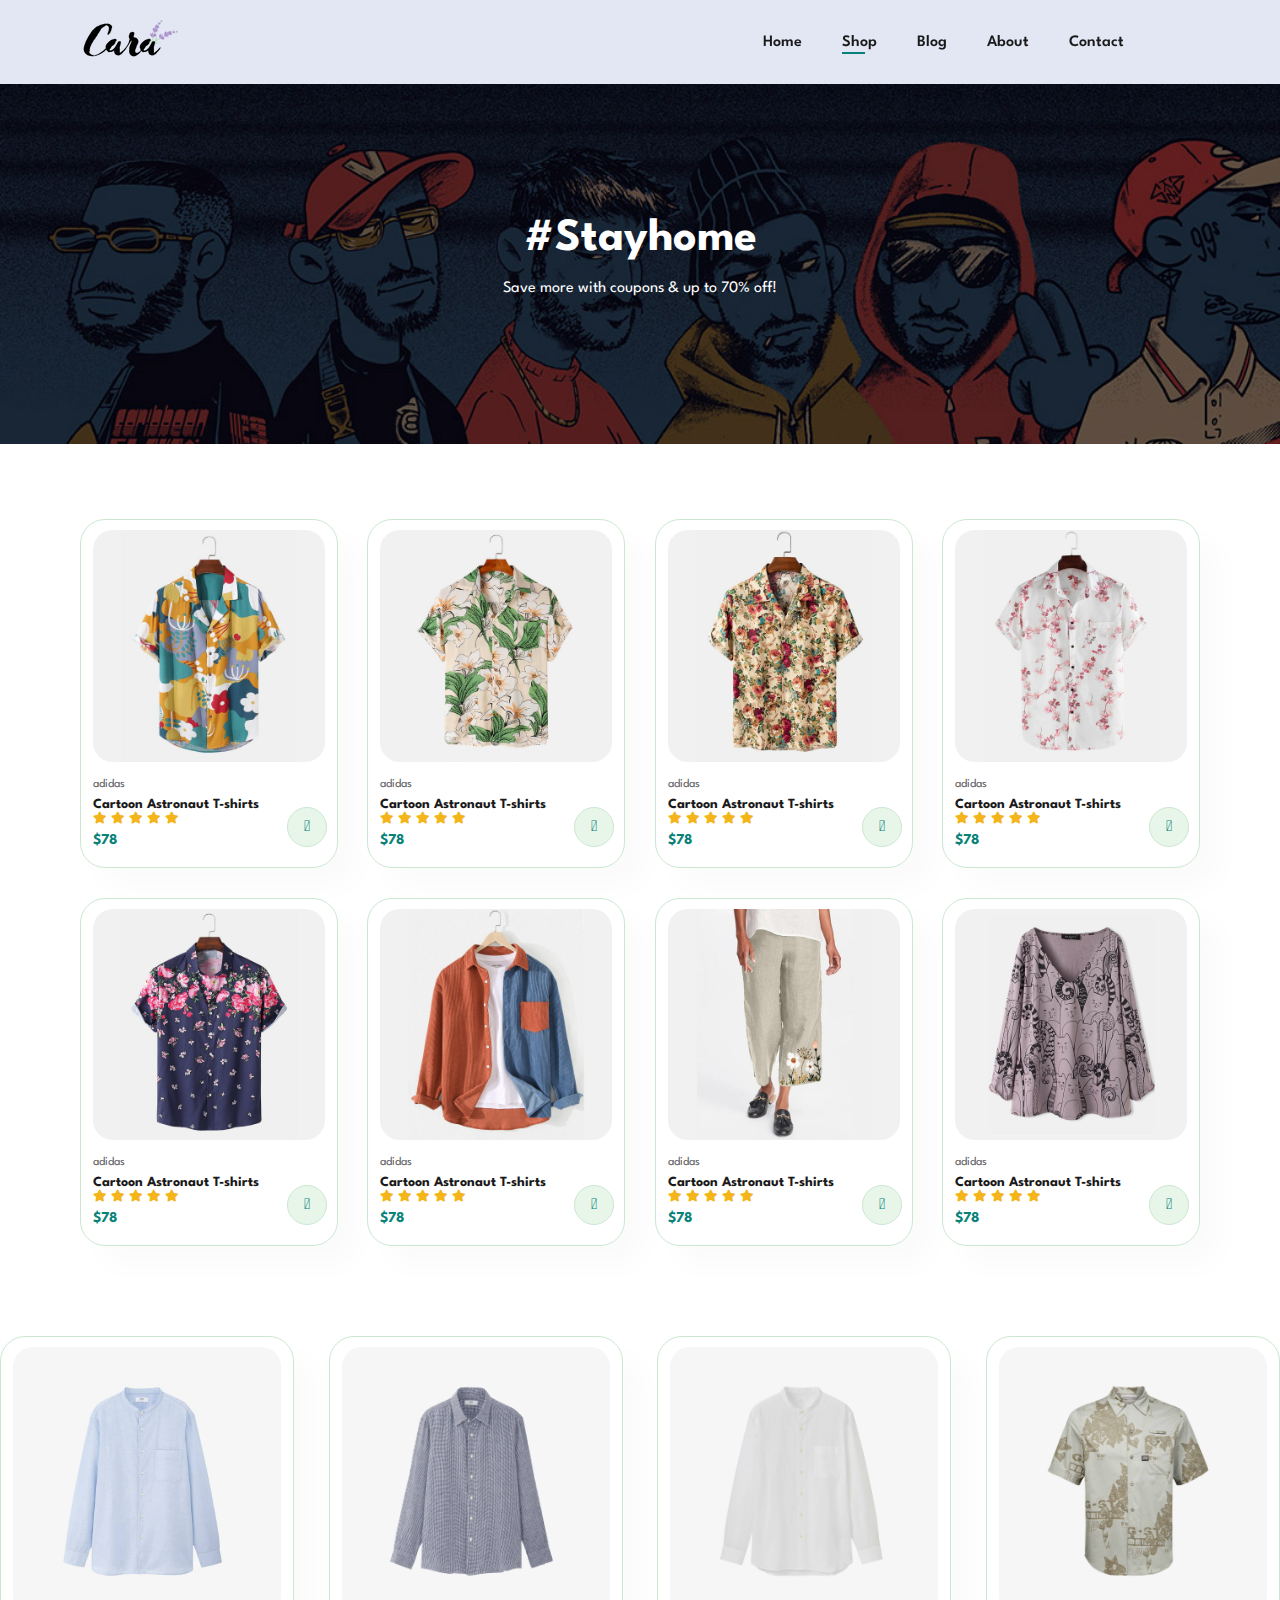
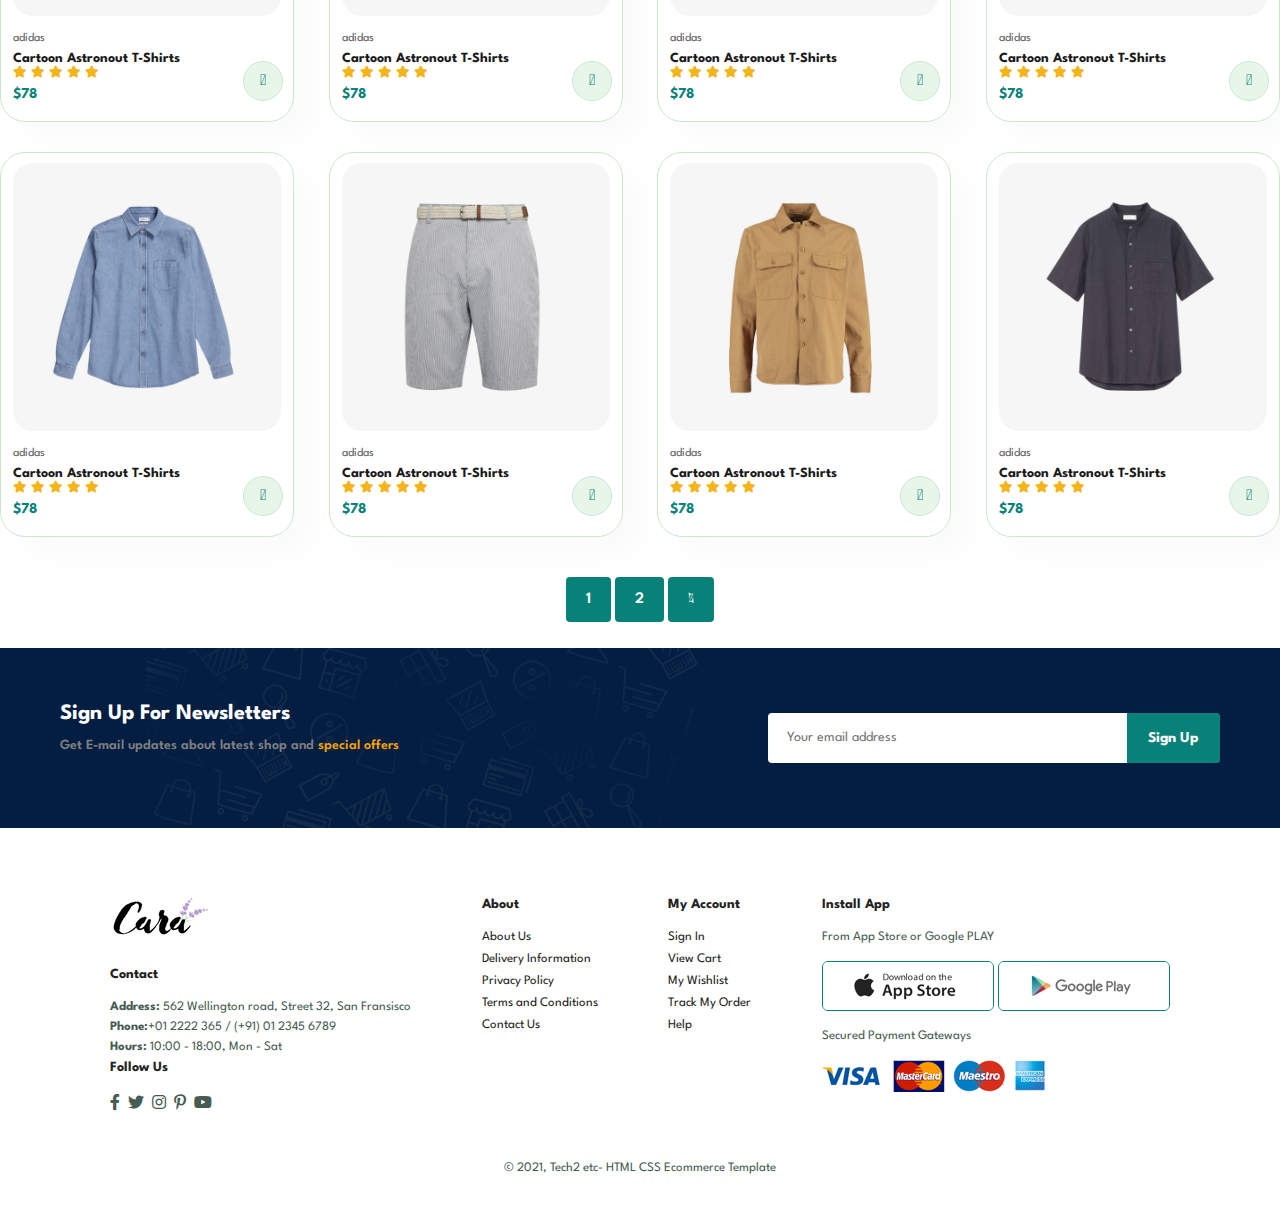
<file: shop.html>
<!DOCTYPE html>
<html lang="en">

    <head>
        <meta charset="UTF-8">
        <meta http-equiv="X-UA-Compatible" content="IE=edge">
        <meta name="viewport" content="width=device-width, initial-scale=1.0">
        <title>Tech2etc Ecommerce Tutorial</title>
        <link rel="stylesheet" href="https://pro.fontawesome.com/releases/v5.10.0/css/all.css" />

        <link rel="stylesheet" href="style.css">
    </head>

    <body>
 <section id="header">
    <a href="#"><img src="img/logo.png" class="logo" alt=""></a>

    <div>
        <ul id="nav-bar">
            <li><a href="index.html">Home</a></li>
            <li><a class="active" href="shop.html">Shop</a></li>
            <li><a href="blog.html">Blog</a></li>
            <li><a href="about.html">About</a></li>
            <li><a href="contact.html">Contact</a></li>
            <li id="lg-bag"><a href="cart.html"><i class="far fa-shopping-bag"></i></a></li>
            <a href="#" id="close"><i class="far fa-times"></i></a>

        </ul>
    </div>
    <div id="mobile">
        
        <a href="cart.html"><i class="far fa-shopping-bag"></i></a>
        <i id="bar" class="fas fa-outdent"></i>
    </div>
 </section>
 <section id="page-header">
    
    <h2>#Stayhome</h2>
    
    <p>Save more with coupons & up to 70% off!</p>
   
 </section>
 
<section id="Product1" class="section-p1">
   
    <div class="pro-container">
        <div class="pro" onclick="window.location.href='sproduct.html';">
           <img src="img/products/f1.jpg" alt="">
           <div class="des">
             <span>adidas</span>
             <h5>Cartoon Astronaut T-shirts</h5>
             <div class="star">
                 <i class="fas fa-star"></i>
                 <i class="fas fa-star"></i>
                 <i class="fas fa-star"></i>
                 <i class="fas fa-star"></i>
                 <i class="fas fa-star"></i>
             </div>    
             <h4>$78</h4>
         </div>
            <a href="#"><i class="fal fa-shopping-cart cart"></i></a>
        </div>
        <div class="pro">
            <img src="img/products/f2.jpg" alt="">
            <div class="des">
              <span>adidas</span>
              <h5>Cartoon Astronaut T-shirts</h5>
              <div class="star">
                  <i class="fas fa-star"></i>
                  <i class="fas fa-star"></i>
                  <i class="fas fa-star"></i>
                  <i class="fas fa-star"></i>
                  <i class="fas fa-star"></i>
              </div>    
              <h4>$78</h4>
          </div>
             <a href="#"><i class="fal fa-shopping-cart cart"></i></a>
         </div>
         <div class="pro">
            <img src="img/products/f3.jpg" alt="">
            <div class="des">
              <span>adidas</span>
              <h5>Cartoon Astronaut T-shirts</h5>
              <div class="star">
                  <i class="fas fa-star"></i>
                  <i class="fas fa-star"></i>
                  <i class="fas fa-star"></i>
                  <i class="fas fa-star"></i>
                  <i class="fas fa-star"></i>
              </div>    
              <h4>$78</h4>
          </div>
             <a href="#"><i class="fal fa-shopping-cart cart"></i></a>
         </div>
         <div class="pro">
            <img src="img/products/f4.jpg" alt="">
            <div class="des">
              <span>adidas</span>
              <h5>Cartoon Astronaut T-shirts</h5>
              <div class="star">
                  <i class="fas fa-star"></i>
                  <i class="fas fa-star"></i>
                  <i class="fas fa-star"></i>
                  <i class="fas fa-star"></i>
                  <i class="fas fa-star"></i>
              </div>    
              <h4>$78</h4>
          </div>
             <a href="#"><i class="fal fa-shopping-cart cart"></i></a>
         </div>
         <div class="pro">
            <img src="img/products/f5.jpg" alt="">
            <div class="des">
              <span>adidas</span>
              <h5>Cartoon Astronaut T-shirts</h5>
              <div class="star">
                  <i class="fas fa-star"></i>
                  <i class="fas fa-star"></i>
                  <i class="fas fa-star"></i>
                  <i class="fas fa-star"></i>
                  <i class="fas fa-star"></i>
              </div>    
              <h4>$78</h4>
          </div>
             <a href="#"><i class="fal fa-shopping-cart cart"></i></a>
         </div>
         <div class="pro">
            <img src="img/products/f6.jpg" alt="">
            <div class="des">
              <span>adidas</span>
              <h5>Cartoon Astronaut T-shirts</h5>
              <div class="star">
                  <i class="fas fa-star"></i>
                  <i class="fas fa-star"></i>
                  <i class="fas fa-star"></i>
                  <i class="fas fa-star"></i>
                  <i class="fas fa-star"></i>
              </div>    
              <h4>$78</h4>
          </div>
             <a href="#"><i class="fal fa-shopping-cart cart"></i></a>
         </div>
         <div class="pro">
            <img src="img/products/f7.jpg" alt="">
            <div class="des">
              <span>adidas</span>
              <h5>Cartoon Astronaut T-shirts</h5>
              <div class="star">
                  <i class="fas fa-star"></i>
                  <i class="fas fa-star"></i>
                  <i class="fas fa-star"></i>
                  <i class="fas fa-star"></i>
                  <i class="fas fa-star"></i>
              </div>    
              <h4>$78</h4>
          </div>
             <a href="#"><i class="fal fa-shopping-cart cart"></i></a>
         </div>
         <div class="pro">
            <img src="img/products/f8.jpg" alt="">
            <div class="des">
              <span>adidas</span>
              <h5>Cartoon Astronaut T-shirts</h5>
              <div class="star">
                  <i class="fas fa-star"></i>
                  <i class="fas fa-star"></i>
                  <i class="fas fa-star"></i>
                  <i class="fas fa-star"></i>
                  <i class="fas fa-star"></i>
              </div>    
              <h4>$78</h4>
          </div>
             <a href="#"><i class="fal fa-shopping-cart cart"></i></a>
         </div>
    </div>
    
</section>

<section id="Product1">
    
    <div class="pro-container">
        <div class="pro">
            <img src="img/products/n1.jpg" alt="">
            <div class="des">
                <span>adidas</span>
                <h5>Cartoon Astronout T-Shirts</h5>
                <div class="star">
                    <i class="fas fa-star"></i>
                    <i class="fas fa-star"></i>
                    <i class="fas fa-star"></i>
                    <i class="fas fa-star"></i>
                    <i class="fas fa-star"></i>
                </div>
                <h4>$78</h4>
            </div>
              <a href="#"><i class="fal fa-shopping-cart cart"> </i></a>
        </div>
        <div class="pro">
            <img src="img/products/n2.jpg" alt="">
            <div class="des">
                <span>adidas</span>
                <h5>Cartoon Astronout T-Shirts</h5>
                <div class="star">
                    <i class="fas fa-star"></i>
                    <i class="fas fa-star"></i>
                    <i class="fas fa-star"></i>
                    <i class="fas fa-star"></i>
                    <i class="fas fa-star"></i>
                </div>
                <h4>$78</h4>
            </div>
              <a href="#"><i class="fal fa-shopping-cart cart"> </i></a>
        </div>
        <div class="pro">
            <img src="img/products/n3.jpg" alt="">
            <div class="des">
                <span>adidas</span>
                <h5>Cartoon Astronout T-Shirts</h5>
                <div class="star">
                    <i class="fas fa-star"></i>
                    <i class="fas fa-star"></i>
                    <i class="fas fa-star"></i>
                    <i class="fas fa-star"></i>
                    <i class="fas fa-star"></i>
                </div>
                <h4>$78</h4>
            </div>
              <a href="#"><i class="fal fa-shopping-cart cart"> </i></a>
        </div>
        <div class="pro">
            <img src="img/products/n4.jpg" alt="">
            <div class="des">
                <span>adidas</span>
                <h5>Cartoon Astronout T-Shirts</h5>
                <div class="star">
                    <i class="fas fa-star"></i>
                    <i class="fas fa-star"></i>
                    <i class="fas fa-star"></i>
                    <i class="fas fa-star"></i>
                    <i class="fas fa-star"></i>
                </div>
                <h4>$78</h4>
            </div>
              <a href="#"><i class="fal fa-shopping-cart cart"> </i></a>
        </div>
        <div class="pro">
            <img src="img/products/n5.jpg" alt="">
            <div class="des">
                <span>adidas</span>
                <h5>Cartoon Astronout T-Shirts</h5>
                <div class="star">
                    <i class="fas fa-star"></i>
                    <i class="fas fa-star"></i>
                    <i class="fas fa-star"></i>
                    <i class="fas fa-star"></i>
                    <i class="fas fa-star"></i>
                </div>
                <h4>$78</h4>
            </div>
              <a href="#"><i class="fal fa-shopping-cart cart"> </i></a>
        </div>
        <div class="pro">
            <img src="img/products/n6.jpg" alt="">
            <div class="des">
                <span>adidas</span>
                <h5>Cartoon Astronout T-Shirts</h5>
                <div class="star">
                    <i class="fas fa-star"></i>
                    <i class="fas fa-star"></i>
                    <i class="fas fa-star"></i>
                    <i class="fas fa-star"></i>
                    <i class="fas fa-star"></i>
                </div>
                <h4>$78</h4>
            </div>
              <a href="#"><i class="fal fa-shopping-cart cart"> </i></a>
        </div>
        <div class="pro">
            <img src="img/products/n7.jpg" alt="">
            <div class="des">
                <span>adidas</span>
                <h5>Cartoon Astronout T-Shirts</h5>
                <div class="star">
                    <i class="fas fa-star"></i>
                    <i class="fas fa-star"></i>
                    <i class="fas fa-star"></i>
                    <i class="fas fa-star"></i>
                    <i class="fas fa-star"></i>
                </div>
                <h4>$78</h4>
            </div>
              <a href="#"><i class="fal fa-shopping-cart cart"> </i></a>
        </div>
        <div class="pro">
            <img src="img/products/n8.jpg" alt="">
            <div class="des">
                <span>adidas</span>
                <h5>Cartoon Astronout T-Shirts</h5>
                <div class="star">
                    <i class="fas fa-star"></i>
                    <i class="fas fa-star"></i>
                    <i class="fas fa-star"></i>
                    <i class="fas fa-star"></i>
                    <i class="fas fa-star"></i>
                </div>
                <h4>$78</h4>
            </div>
              <a href="#"><i class="fal fa-shopping-cart cart"> </i></a>
        </div>
    </div>
</section>
<section id="pagination" class="section-p1">
    <a href="#">1</a>
    <a href="#">2</a>
    <a href="#"><i class="fal fa-long-arrow-alt-right"></i></a>
</section>
<section id="newsletter">
  
    <div class="newtext">
        <h4>Sign Up For Newsletters</h4>
        <p>Get E-mail updates about latest shop and <span>special offers</span> </p>

     </div>
     <div class="form">
        <input type="text" placeholder="Your email address">
        <button class="normal">Sign Up</button>
     </div>
    
</section>
<footer class=" section-p1">
    <div class="col">
        <img class="logo" src="img/logo.png" alt="">
        <h4>Contact</h4>
        <p><strong>Address:</strong> 562 Wellington road, Street 32, San Fransisco</p>
        <p><strong>Phone:</strong>+01 2222 365 / (+91) 01 2345 6789</p>
        <p><strong>Hours:</strong> 10:00 - 18:00, Mon - Sat</p>
        <div class="follow">
            <h4>Follow Us</h4>
            <div class="icon">
                
                <i class="fab fa-facebook-f"></i>
    
                <i class="fab fa-twitter"></i>
                <i class="fab fa-instagram"></i>
                <i class="fab fa-pinterest-p"></i>
                <i class="fab fa-youtube"></i>
            </div>
        </div>
    </div>
    <div class="col">
        <h4>About</h4>
        <a href="#">About Us</a>
        <a href="#">Delivery  Information</a>
        <a href="#">Privacy Policy</a>
        <a href="#">Terms and Conditions</a>
        <a href="#">Contact Us</a>
    </div>
    <div class="col">
        <h4>My Account</h4>
        <a href="#">Sign In</a>
        <a href="#">View Cart</a>
        <a href="#">My Wishlist</a>
        <a href="#">Track My Order</a>
        <a href="#">Help</a>
    </div>
    <div class="col install">
        <h4>Install App</h4>
        <p>From App Store or Google PLAY</p>
        <div class="row">
            <img src="img/pay/app.jpg" alt="">
            <img src="img/pay/play.jpg" alt="">
        </div>
        <p>Secured Payment Gateways</p>
            <img src="img/pay/pay.png" alt="">
        
    </div>
    <div class="copy-right">
        <p> © 2021, Tech2 etc- HTML CSS Ecommerce Template </p>
    </div>
    


        <script src="script.js"></script>
    </body>
</footer>
</html>
</file>
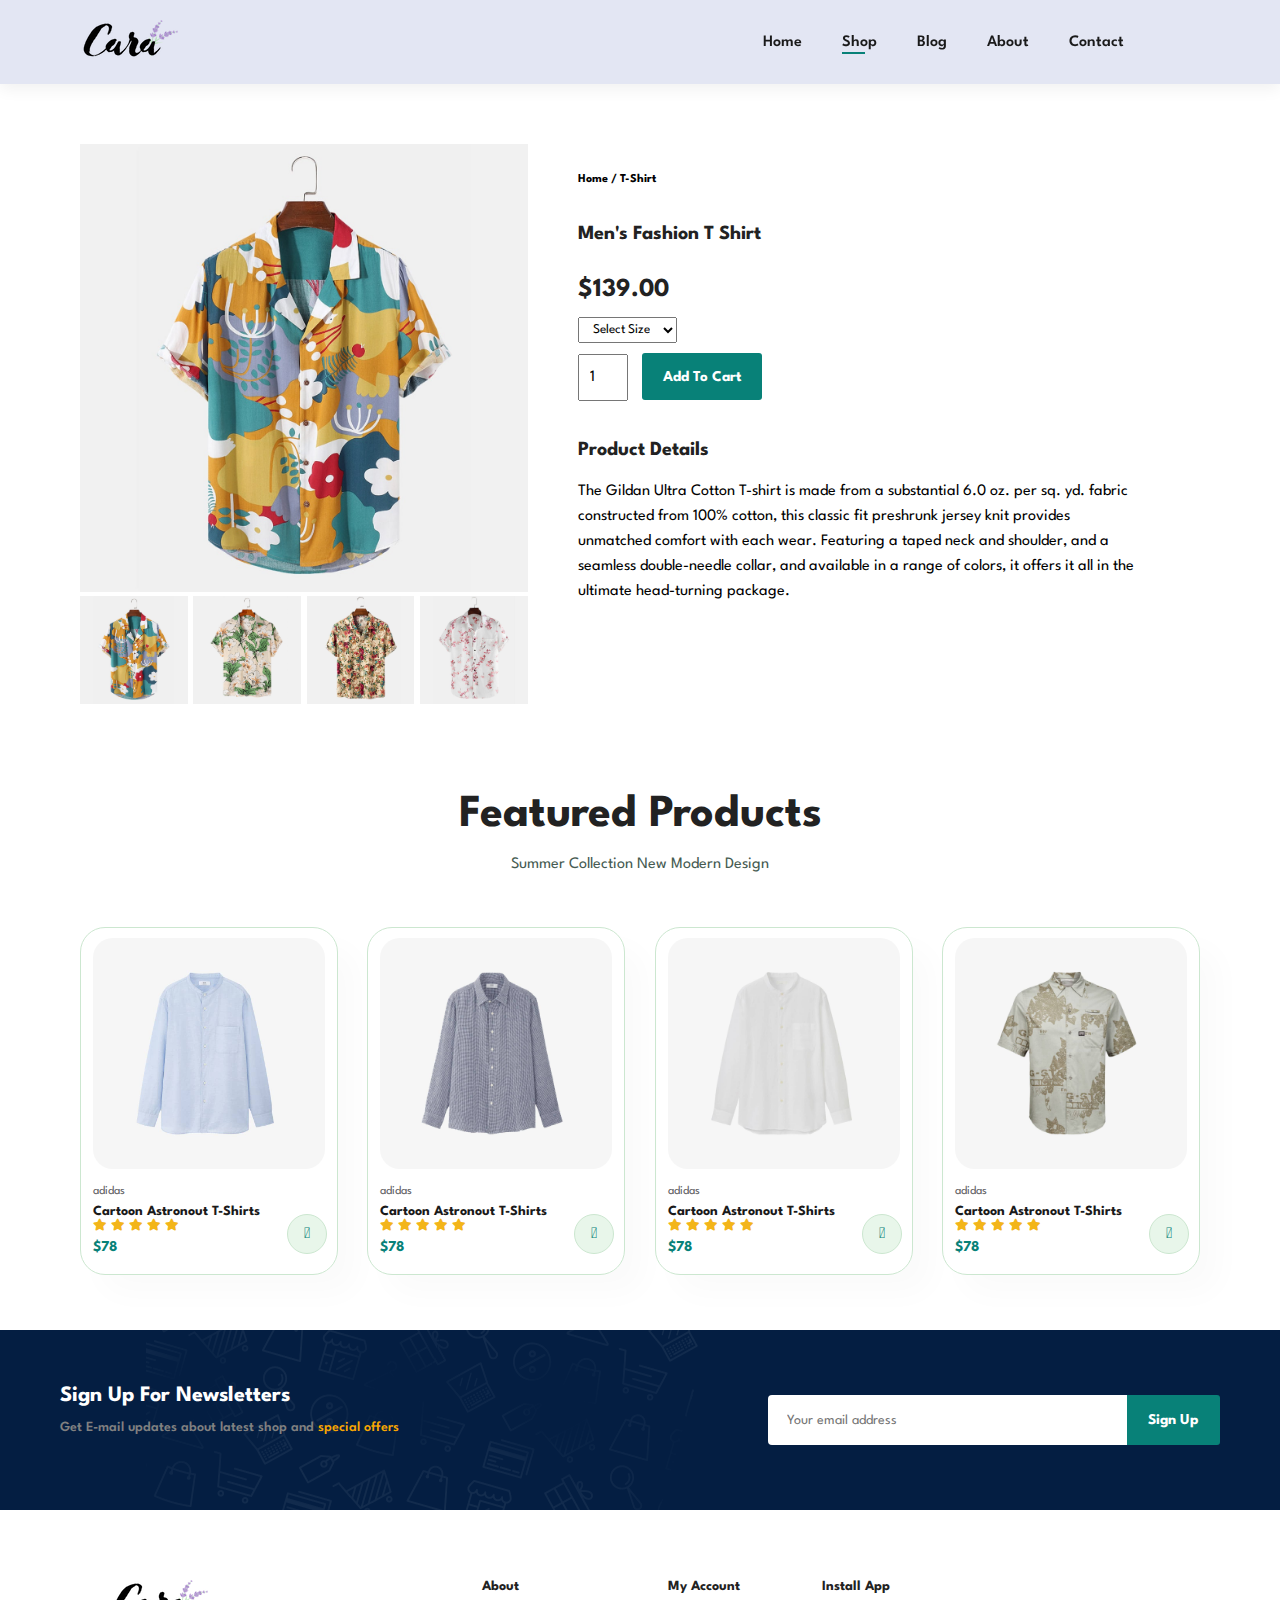
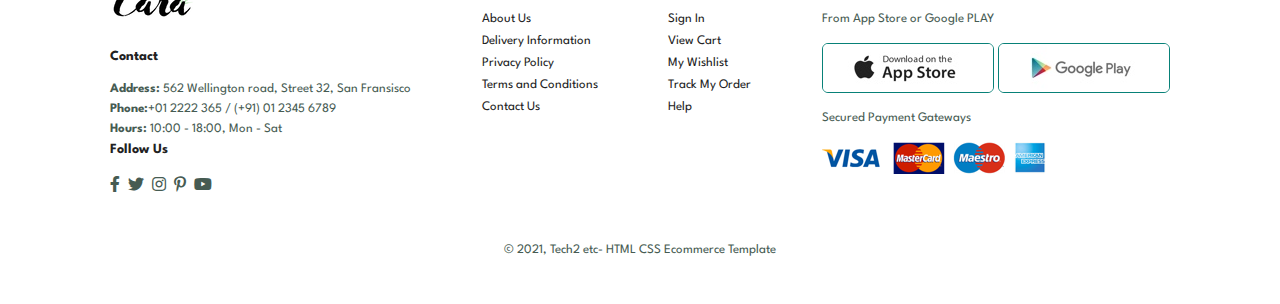
<file: sproduct.html>
<!DOCTYPE html>
<html lang="en">

    <head>
        <meta charset="UTF-8">
        <meta http-equiv="X-UA-Compatible" content="IE=edge">
        <meta name="viewport" content="width=device-width, initial-scale=1.0">
        <title>Tech2etc Ecommerce Tutorial</title>
        <link rel="stylesheet" href="https://pro.fontawesome.com/releases/v5.10.0/css/all.css" />

        <link rel="stylesheet" href="style.css">
    </head>

    <body>
 <section id="header">
    <a href="#"><img src="img/logo.png" class="logo" alt=""></a>

    <div>
        <ul id="nav-bar">
            <li><a href="index.html">Home</a></li>
            <li><a class="active" href="shop.html">Shop</a></li>
            <li><a href="blog.html">Blog</a></li>
            <li><a href="about.html">About</a></li>
            <li><a href="contact.html">Contact</a></li>
            <li id="lg-bag"><a href="cart.html"><i class="far fa-shopping-bag"></i></a></li>
            <a href="#" id="close"><i class="far fa-times"></i></a>

        </ul>
    </div>
    <div id="mobile">
        
        <a href="cart.html"><i class="far fa-shopping-bag"></i></a>
        <i id="bar" class="fas fa-outdent"></i>
    </div>
 </section>

 <section id="prodetails" class="section-p1">
   <div class="single-pro-image">
   <img src="img/products/f1.jpg" width="100%" id="MainImg" alt="">

     <div class="small-img-group">
        <div class="small-img-col">
            <img src="img/products/f1.jpg"  width="100%" class="small-img"  alt="">
        </div>
        <div class="small-img-col">
            <img src="img/products/f2.jpg"  width="100%" class="small-img"  alt="">
        </div>
        <div class="small-img-col">
            <img src="img/products/f3.jpg"  width="100%" class="small-img"  alt="">
        </div>
        <div class="small-img-col">
            <img src="img/products/f4.jpg"  width="100%" class="small-img"  alt="">
        </div>
     </div>
    
   </div>
   <div class="single-pro-details">
    <h6>Home / T-Shirt</h6>
    <h4>Men's Fashion T Shirt</h4>
    <h2>$139.00</h2>
    <select>
        <option>Select Size</option>
        <option>XXL</option>
        <option>XL</option>
        <option>Large</option>
        <option>Medium</option>
        <option>Small</option>
    </select>
    <input type="number" value="1">
    <button class="normal" id="hei">Add To Cart</button>
    <h4>Product Details</h4>
    <span>The Gildan Ultra Cotton T-shirt is made from a substantial 6.0 oz. per
        sq. yd. fabric constructed from 100% cotton, this classic fit preshrunk jersey
        knit provides unmatched comfort with each wear. Featuring a taped neck and
        shoulder, and a seamless double-needle collar, and available in a range of
        colors, it offers it all in the ultimate head-turning package.</span>
   </div> 
 </section>
 <section id="Product1" class="section-p1">
    <h2>Featured Products</h2>
    <p>Summer Collection New Modern Design</p>
    <div class="pro-container">
        <div class="pro">
            <img src="img/products/n1.jpg" alt="">
            <div class="des">
                <span>adidas</span>
                <h5>Cartoon Astronout T-Shirts</h5>
                <div class="star">
                    <i class="fas fa-star"></i>
                    <i class="fas fa-star"></i>
                    <i class="fas fa-star"></i>
                    <i class="fas fa-star"></i>
                    <i class="fas fa-star"></i>
                </div>
                <h4>$78</h4>
            </div>
              <a href="#"><i class="fal fa-shopping-cart cart"> </i></a>
        </div>
        <div class="pro">
            <img src="img/products/n2.jpg" alt="">
            <div class="des">
                <span>adidas</span>
                <h5>Cartoon Astronout T-Shirts</h5>
                <div class="star">
                    <i class="fas fa-star"></i>
                    <i class="fas fa-star"></i>
                    <i class="fas fa-star"></i>
                    <i class="fas fa-star"></i>
                    <i class="fas fa-star"></i>
                </div>
                <h4>$78</h4>
            </div>
              <a href="#"><i class="fal fa-shopping-cart cart"> </i></a>
        </div>
        <div class="pro">
            <img src="img/products/n3.jpg" alt="">
            <div class="des">
                <span>adidas</span>
                <h5>Cartoon Astronout T-Shirts</h5>
                <div class="star">
                    <i class="fas fa-star"></i>
                    <i class="fas fa-star"></i>
                    <i class="fas fa-star"></i>
                    <i class="fas fa-star"></i>
                    <i class="fas fa-star"></i>
                </div>
                <h4>$78</h4>
            </div>
              <a href="#"><i class="fal fa-shopping-cart cart"> </i></a>
        </div>
        <div class="pro">
            <img src="img/products/n4.jpg" alt="">
            <div class="des">
                <span>adidas</span>
                <h5>Cartoon Astronout T-Shirts</h5>
                <div class="star">
                    <i class="fas fa-star"></i>
                    <i class="fas fa-star"></i>
                    <i class="fas fa-star"></i>
                    <i class="fas fa-star"></i>
                    <i class="fas fa-star"></i>
                </div>
                <h4>$78</h4>
            </div>
              <a href="#"><i class="fal fa-shopping-cart cart"> </i></a>
        </div>
    </div>
</section>

<section id="newsletter">
  
    <div class="newtext">
        <h4>Sign Up For Newsletters</h4>
        <p>Get E-mail updates about latest shop and <span>special offers</span> </p>

     </div>
     <div class="form">
        <input type="text" placeholder="Your email address">
        <button class="normal">Sign Up</button>
     </div>
    
</section>
<footer class=" section-p1">
    <div class="col">
        <img class="logo" src="img/logo.png" alt="">
        <h4>Contact</h4>
        <p><strong>Address:</strong> 562 Wellington road, Street 32, San Fransisco</p>
        <p><strong>Phone:</strong>+01 2222 365 / (+91) 01 2345 6789</p>
        <p><strong>Hours:</strong> 10:00 - 18:00, Mon - Sat</p>
        <div class="follow">
            <h4>Follow Us</h4>
            <div class="icon">
                
                <i class="fab fa-facebook-f"></i>
    
                <i class="fab fa-twitter"></i>
                <i class="fab fa-instagram"></i>
                <i class="fab fa-pinterest-p"></i>
                <i class="fab fa-youtube"></i>
            </div>
        </div>
    </div>
    <div class="col">
        <h4>About</h4>
        <a href="#">About Us</a>
        <a href="#">Delivery  Information</a>
        <a href="#">Privacy Policy</a>
        <a href="#">Terms and Conditions</a>
        <a href="#">Contact Us</a>
    </div>
    <div class="col">
        <h4>My Account</h4>
        <a href="#">Sign In</a>
        <a href="#">View Cart</a>
        <a href="#">My Wishlist</a>
        <a href="#">Track My Order</a>
        <a href="#">Help</a>
    </div>
    <div class="col install">
        <h4>Install App</h4>
        <p>From App Store or Google PLAY</p>
        <div class="row">
            <img src="img/pay/app.jpg" alt="">
            <img src="img/pay/play.jpg" alt="">
        </div>
        <p>Secured Payment Gateways</p>
            <img src="img/pay/pay.png" alt="">
        
    </div>
    <div class="copy-right">
        <p> © 2021, Tech2 etc- HTML CSS Ecommerce Template </p>
    </div>
    

</footer>

<script>
    var MainImg = document.getElementById("MainImg");
    var smallimg= document.getElementsByClassName("small-img");

    smallimg[0].onclick = function(){
        MainImg.src=smallimg[0].src;
    }

    smallimg[1].onclick = function(){
        MainImg.src=smallimg[1].src;
    }
    smallimg[2].onclick = function(){
        MainImg.src=smallimg[2].src;
    }
    smallimg[3].onclick = function(){
        MainImg.src=smallimg[3].src;
    }
</script>
        <script src="script.js"></script>
    </body>

</html>
</file>
<file: style.css>
@import url("https://fonts.googleapis.com/css2?family=Spartan:wght@100;200;300;400;500;600;700;800;900&display=swap");
* {
  margin: 0;
  padding: 0;
  box-sizing: border-box;
  font-family: "Spartan", sans-serif;
}

html {
  scroll-behavior: smooth;
}

/* Global Styles */

h1 {
  font-size: 50px;
  line-height: 64px;
  color: #222;
}

h2 {
  font-size: 46px;
  line-height: 54px;
  color: #222;
}

h4 {
  font-size: 20px;
  color: #222;
}

h6 {
  font-weight: 700;
  font-size: 12px;
}

p {
  font-size: 16px;
  color: #465b52;
  margin: 15px 0 20px 0;
}

.section-p1 {
  padding: 40px 80px;
}

.section-m1 {
  margin: 40px 0;
}

body {
  width: 100%;
}


/*header start*/

#header{
  display: flex;
  align-items: center;
  justify-content: space-between;
  padding: 20px 80px;
  background-color: #E3E6F3;
  box-shadow: 0 5px 15px rgba(0, 0, 0,0.06);
  z-index: 999;
  position: sticky;
  top: 0;
  left: 0;
}

#nav-bar{
  display: flex;
  align-items: center;
  justify-content: center;
  

}
#nav-bar.active{
  
  right:0px;

}
#nav-bar li{
  list-style: none;
  padding: 0 20px;
  position: relative;
  
}
#nav-bar li a{
  text-decoration: none;
  font-size: 16px;
  font-weight: 600;
  color: #1a1a1a;
  transition: 0.3s ease;

}
#nav-bar li a:hover,
  #nav-bar li a.acive{
  color: #088178;
 

}
#nav-bar li a.active::after,
#nav-bar li a:hover::after{
  content: "";
  width: 30%;
  height: 2px;
  background-color: #088178;
  position: absolute;
  bottom: -4px;
  left: 20px;
}
#mobile{
  display: none;
  align-items: center;
}
#close{
  display: none;
}

/*home page*/
#Hero{
  background-image: url(img/hero4.png);
  height: 90vh;
  width: 100%;
  background-size: cover;
  background-position: top 25% right 0;
  padding: 0 80px;
  display: flex;
  align-items: flex-start;
  justify-content: center;
  flex-direction: column;

}
#Hero h4{
  padding-bottom: 15px;

}
#Hero h1{
  color: #088178;
}
#Hero button{
  background-image: url(img/button.png);
  background-color: transparent;
  color: #088178;
  border: 0;
  padding: 14px 80px 14px 65px;
  font-weight: bold;
  background-repeat: no-repeat;
  cursor: pointer;
  font-size: 15px;
}
#feature{
  display: flex;
  align-items: center;
  justify-content: space-between;flex-wrap: wrap;

}
#feature .fe-box{
  width: 180px;
  text-align: center;
  padding: 25px 15px;
  box-shadow: 20px 20px 34px rgba(0, 0, 0,0.03);
  border: 1px solid #cce7d0;
  border-radius: 4px;
  margin: 15px 0;
}
#feature .fe-box:hover{
  box-shadow: 10px 10px 54px rgba(80, 72, 231,0.6);
}
#feature .fe-box h6 {
  padding: 10x 9px 7px 9px;
  display: inline-block;
  line-height: 2;
  border-radius: 4px;
  background-color: #ffc7d3; 
  color: #088178;
}
#feature .fe-box img{
  width: 100%;
  margin-bottom: 10px;
}
#feature .fe-box:nth-child(2) h6{
  background-color: #cdebbc;
}
#feature .fe-box:nth-child(3) h6{
  background-color: #d1e8f2;
}
#feature .fe-box:nth-child(4) h6{
  background-color: #cdd4f8;
}
  #feature .fe-box:nth-child(5) h6{
    background-color: #f6dbec;
  }
  #feature .fe-box:nth-child(6) h6{
    background-color: #fff2e5;
  }
  #Product1{
    text-align: center;
  }
  #Product1 .pro-container{
    display:flex;
    flex-direction: row;
    justify-content: space-between;
    padding-top:20px;
    flex-wrap: wrap;
  }
  #Product1 .pro{
    width: 23%;
    min-width: 250px;
    padding: 10px 12px;
    border: 1px solid #cce7d0 ;
    border-radius: 25px;
    cursor: pointer;
    box-shadow: 20px 20px 30px rgba(0, 0, 0,0.02);
    transition: 0.2s ease;
    margin: 15px 0;
    position: relative;
  }
  #Product1 .pro img{
     width: 100%;
    border-radius: 20px;
  }
  #Product1 .pro:hover{
    box-shadow: 10px 10px 54px rgba(0, 0, 0,0.6);
  }
  #Product1 .pro .des{
    text-align:start;
    padding: 10px 0;
  }
  #Product1 .pro .des span{
    color: #606063;
    font-size: 12px;

  }
  #Product1 .pro .des h5{
padding-top: 7px;
color: #1a1a1a;
font-size: 14px;
  }
  
  #Product1 .pro .des i{
    font-size: 12px;
    color: rgb(243, 181, 25);
  }
  #Product1 .pro .des h4{
    padding-top: 7px;
    font-size: 15px;
    font-weight: 700;
    color: #088178;
  }
  #Product1 .pro .cart{
    width: 40px;
    height: 40px;
    line-height: 40px;
    border-radius: 50px;
    background-color: #e8f6ea;
    font-weight: 500;
    color: #088178;
    border: 1px solid #cce7d0;
    position: absolute;
    bottom: 20px;
    right: 10px;
  }
  #banner img{
    width: 100%;
    display: block;
  }
  #banner{
    display: flex;
    flex-direction: column;
    justify-content: center;
    align-items: center;
    text-align: center;
    background-image: url(img/banner/b2.jpg);
    width: 100%;
    height: 40vh;
    background-size: cover;
  }
  #banner h4{
    color: white;
    font-size: 14px;
     
  }
  #banner h2{
    color: white;
    padding-top: 10px;
    padding-bottom: 10px ;
    font-size:35px;
    line-height: 40px;
     
  }
  #banner h2 span{
    color: red;
  }
  button.normal{
    font-size: 15px;
    line-height: 30px;
    font-weight:700;
    border-radius: 3px;
    width: 120px;
    border: 1px solid transparent;
    cursor: pointer;
    transition: 0.2s;
    
  }
  #banner button:hover{
    background-color: rgb(41, 155, 155);
    color: white;
    
  }
  
  #sm-banner .banner-box{
    display: flex;
    background-image: url(img/banner/b17.jpg);
    background-size: cover;
    justify-content: center;
    align-items:flex-start;
    height: 50vh;
    min-width: 580px;
    flex-direction: column;
    background-position: center;
    padding:30px ;

  }
  #sm-banner .banner-box2{
    background-image: url(img/banner/b10.jpg);
  }
  #sm-banner{
    display: flex;
    justify-content: space-between;
    flex-wrap: wrap;
  }
  #sm-banner h4{
    color: #fff;
    font-size: 20px;
    font-weight: 300;

  }
  #sm-banner h2{
color: white;
font-size: 28px;
font-weight: 800;
  }
  #sm-banner p{
    color: white;
    font-size: 14px;
    font-weight: 500;
    padding-bottom: 15px;
  }
  button.white{
    font-size: 13px;
    line-height: 30px;
    font-weight:600;
    border-radius: 7px;
    width: 120px;
    border: 1px solid white;
    cursor: pointer;
    transition: 0.2s;
    color: white;
    background-color:transparent;
    outline: none;
    
  }
  #sm-banner .banner-box:hover button{

background-color: #088178;
border: 1px solid #088178;

  }
  #banner3 .banner-box{
    display: flex;
    background-image: url(img/banner/b7.jpg);
    background-size: cover;
    justify-content: center;
    align-items:flex-start;
    height: 30vh;
    min-width: 30%;
    flex-direction: column;
    background-position: center;
    padding: 20px;
    margin-bottom: 20px;
    
  }
  #banner3 h2{
    color: white;
    font-weight: 900;
    font-size: 22px;
padding-left:14px;
  }
  #banner3 p{
    color: #ec544e;
    font-weight: 800;
    font-size: 15px;
    padding-left: 14px;
  }
  #banner3{
    display: flex;
    justify-content: space-between;
    flex-wrap: wrap;
    padding: 0 80px;
  }
   #banner3 .b4{
    background-image: url(img/banner/b4.jpg);
  }
   #banner3 .b5{
    background-image: url(img/banner/b18.jpg);
   }
   
   #newsletter{
    display: flex;
    justify-content:space-between;
    flex-wrap: wrap;
    align-items: center;
    background-image: url(img/banner/b14.png);
    background-repeat: no-repeat;
    background-position: 20% 30%;
    background-color: #041e42;
    height: 20vh;
   }
   #newsletter .newtext h4{
    color: white;
    padding-left: 60px;
    font-weight: 700;
    font-size: 22px;
    
   }
   #newsletter .newtext span{
    color: rgba(255, 170, 0, 0.985);
   }
   #newsletter .newtext p{
     color: gray;
     padding-left: 60px;
     font-size: 14px;
     font-weight: 600;
   }
   #newsletter .form{
    padding-right: 60px;
    border: 1px;
    border-radius: 3px;
   }
   #newsletter input{
     height: 3.125rem;
     padding: 0 1.25em;
     font-size: 14px;
     width: 100%;
     border: 1px solid transparent;
     border-radius: 4px;
     outline: none;
     border-top-right-radius: 0;
     border-bottom-right-radius:0;
   }
   #newsletter button{
    background-color: #088178;
    color: white;
    white-space: nowrap;
    border-top-left-radius: 0;
     border-bottom-left-radius:0;
   }
   #newsletter .form{
    display: flex;
    width: 40%;
   }
   footer{
    display: flex;
    flex-wrap: wrap;
    justify-content: space-between;
   }
   footer .col{
    display: flex;
    flex-direction: column;
    align-items:flex-start;
    margin-bottom: 20px;
    padding: 30px;
    
   }
   
  footer .logo{
    margin-bottom: 30px;
   }
  footer h4{
    font-size: 14px;
    padding-bottom: 20px;
  }
  footer p{
    font-size: 13px;
    padding: 0 0 8px 0;
  }
  footer a{
    font-size: 13px;
    text-decoration: none;
    color: #222;
    margin-bottom: 10px;
  }
  footer .follow i{
    padding-right: 4px;
    color: #465b52;
    cursor: pointer;
  }
  footer .install .row img{
 border: 1px solid#088178;
 border-radius: 6px;
  }
footer .install img{
  margin: 10px 0 15px 0;
}
footer .follow i:hover,
footer a:hover{
  color: #088178;
}
footer .copy-right{
  width: 100%;
  text-align: center;
}

/*Shop Page*/

#page-header{
  background-image: url(./img/banner/b1.jpg);
  width: 100%;
  height: 40vh;
  background-size: cover;
  display: flex;
  justify-content: center;
  text-align: center;
  flex-direction: column;
  padding: 14px;

}
#page-header h2,
#page-header p{
 color: #fff;
}

#pagination{
  text-align: center;

}
#pagination a{
  text-decoration: none;
  background-color: #088178;
  padding: 15px 20px;
  border-radius: 4px;
  color: #fff;
  font-weight: 600;
}

#pagination a i{
  font-size:16px ;
  font-weight: 600;
}
#prodetails{
  display: flex;
  margin-top: 20px;
}



#prodetails .single-pro-image{
   width: 40%;
   margin-right: 50px;
}


.small-img-group{
 display: flex;
 justify-content:space-between ;
}


.small-img-col{
flex-basis: 24%;
cursor: pointer;


}
#prodetails .single-pro-details{
  width: 50%;
  padding-top: 30px;
}

#prodetails .single-pro-details h4{
  padding: 40px 0 20px 0;
}

#prodetails .single-pro-details h2{
  font-size: 26px;
}

#prodetails .single-pro-details select{
  display: block;
  padding: 5px 10px;
  margin-bottom: 10px;
}

#prodetails .single-pro-details input{
  width: 50px;
  height: 47px;
  padding-left: 10px;
  font-size: 16px;
  margin-right: 10px;
}


#prodetails .single-pro-details input:focus{

  outline: none;
}
#prodetails .single-pro-details button{

background: #088178;
color: #fff;

height: 47px;
}
#prodetails .single-pro-details span{
  line-height: 25px;
}


footer p{
  margin: 0 !important;
}


/*Blog Page*/


#page-header.blog-header{
  background-image: url(img/banner/b19.jpg);

}
#blog{
  padding: 150px 150px 0 150px;
}

#blog .blog-box{
   display: flex;
   align-items: center;
   width: 100%;
   position: relative;
   padding-bottom: 90px;
}
#blog .blog-img{
width: 50%;
margin-right:40px ;
}
#blog img{
  width: 100%;
  height: 300px;
  object-fit: cover;
}

#blog .blog-details{
  width: 50%;
  
  }

  #blog .blog-details a{
    text-decoration: none;
    font-size: 11px;
    color: black;
    font-weight: 700;
    position: relative;
    transition: 0.3s;
    }
  
    #blog .blog-details a::after{
      content: " ";
      width: 50px;
      height: 1px;
      background-color: black;
      position: absolute;
      top: 4px;
      right:-60px ;
    }
    #blog .blog-details a:hover{
      color: #088178;
    }

    #blog .blog-details a:hover::after{
      background-color: #088178;
    }

    #blog .blog-box h1{
      position: absolute;
      top: -40px;
      left: 0;
      font-size: 70px;
      font-weight: 700;
      color: #c9cbce;
      z-index: -9;
    }



/*About Page*/

#page-header.about-header{
  background-image: url(img/about/banner.png);
}

#about-head img{
width: 50%;
height: auto;
}

#about-head{
  display: flex;
  align-items: center;
}
#about-head div{
padding-left: 40px;
}

#about-app{
text-align: center;
}

#about-app .video{
  width: 70%;
  height: 100%;
  margin: 30px auto 0 auto;
}

#about-app .video video{
width: 100%;
height: 100%;
border-radius: 20px;
}

/*Cotact Page*/


#contact-details{
display: flex;
align-items: center;
justify-content: space-between;

}

#contact-details .details{
width: 40%;
}

#contact-details .details span,
#form-details form span{
  font-size: 12px;
}

#contact-details .details h2,
#form-details form h2{
  font-size:26px ;
  line-height: 35px;
  padding: 20px 0;
}

#contact-details .details h3{
  font-size:16px ;
 padding-bottom: 15px;
}


#contact-details .details li{
list-style: none;
display: flex;
padding: 10px 0;

}

#contact-details .details li i{
font-size: 14px;
padding-right: 22px;

}
#contact-details .details li p{
  font-size: 14px;
 margin: 0;
  
  }

#contact-details .map{
   height: 400px;
   width: 55%;
    }

#contact-details .map iframe{
      height:100%;
      width: 100%;
 }
 

#form-details{
display: flex;
justify-content: space-between;
margin: 30px;
padding: 80px;
border: 1px solid #e1e1e1;
 }






#form-details form{
width: 65%;
display: flex;
flex-direction: column;
}

#form-details form input,
#form-details form textarea{
width: 100%;
padding: 12px;
outline: none;
margin-bottom: 20px;
border: 1px solid #e1e1e1;
}

#form-details form button{
  background-color: #088178;
  color: white;
}
#form-details .people div{
padding-bottom: 25px;
display: flex;
align-items: flex-start;
}

#form-details .people div img{
 width: 65px;
 height: 65px;
 object-fit: cover;
 margin-right: 15px;
  }
  
#form-details .people div p{
margin: 0;
font-size: 13px;
line-height: 25px;
  }

  #form-details .people div span{
    display: block;
    font-size: 16px;
    font-weight: 600;
    color: #000;
  }


/*Cart Page*/

#cart{
  overflow-x: auto;
}

#cart table{
  width: 100%;
  border-collapse: collapse;
  table-layout: fixed;
  white-space: nowrap;

}

#cart table img{
  width: 70px;
}
#cart table td:nth-child(1){
width: 100px;
text-align: center;
}
#cart table td:nth-child(2){
  width: 150px;
  text-align: center;
  }

  #cart table td:nth-child(3){
    width: 250px;
    text-align: center;
}

#cart table td:nth-child(4),
 #cart table td:nth-child(5),
#cart table td:nth-child(6){
      width: 150px;
      text-align: center;
}

  
#cart table td:nth-child(5) input{
     width: 70px;
     padding: 10px 5px 10px 15px;
}

#cart table thead{
  border: 1px solid #e2e9e1;
  border-left: none;
  border-right: none;
}
#cart table thead td{
  font-weight: 700;
  text-transform: uppercase;
  font-size: 13px;
  padding: 18px 0;
}
#cart table tbody tr td{
  padding-top:15px ;
}

#cart table tbody td{
  font-size: 13px;
}

#cart-add{
  display: flex;
  flex-wrap: wrap;
  justify-content: space-between;
}

#coupon{
  width: 50%;
  margin-bottom: 30px;
}

#coupon h3,
#subtotal h3
{
  padding-bottom: 15px;
}

#coupon input{
  padding: 10px 20px;
  outline: none;
  width: 60%;
  margin-right: 10px;
  border: 1px solid #e2e9e1;
}

#coupon button,
#subtotal button {
  background-color: #088178;
  color: white;
  height: 36px;
  
}

#subtotal{
  width: 50%;
  margin-bottom: 30px;
  border: 1px solid #e1e1e1;
  padding: 30px;
}


#subtotal table{
  border-collapse: collapse;
  width: 100%;
  margin-bottom: 20px;

}

#subtotal table td{
  border: 1px solid #e1e1e1;
  width: 50%;
 padding: 10px;
 font-size: 13px;
}









/*Start Media Querry*/

/*medium screen*/

@media(max-width:799px){

  .section-p1{
    padding: 40px 40px;
  }
  #nav-bar {
    display: flex;
    flex-direction: column;
    align-items: flex-start;
    justify-content: flex-start;
    position: fixed;
    top: 0;
    right: -300px;
    height: 100vh;
    width: 300px;
    background-color: #E3E6F3;
    box-shadow: 0 40px 60px rgba(0, 0, 0,0.01);
    padding: 80px 0 0 10px;
    transition: 0.3s;
    cursor: pointer;

}
#nav-bar li{
  margin-bottom: 25px;
}
#mobile{
  display: flex;
  align-items: center;

}

#mobile i{
  color: #1a1a1a;
  font-size: 24px;
  padding-left: 20px;
}
#close{
  display: initial;
  position: absolute;
  top: 30px;
  left: 30px;
  color: #222;
  font-size: 24px;
}
#lg-bag{
  display: none;
}
#Hero {
  
  height: 70vh;
  padding: 0 80px;
  background-position: top 30% right 30%;
  display: flex;
  align-items: flex-start;
  justify-content: center;
  flex-direction: column;
}
#feature {
  
  justify-content: center;
 
}
#feature .fe-box{
  margin: 15px 15px;
}
#Product1 .pro-container {
 
  justify-content: center;
  
}
#Product1 .pro {
  
  margin: 15px;
 
}
#banner {
  
  height: 20vh;
}
#sm-banner .banner-box {
 
  min-width: 100%;
  height: 30vh;
  
}
#banner3 {
  
  padding: 0 40px;
}
#banner3 .banner-box {
  
  width: 28%;
 
}
#newsletter .form {
 
  width: 70%;
  padding-left: 59px;
}

#newsletter {

  padding: 10px;
}
.news{
  text-align: start;
  
 }

/*contact page*/

#form-details {
  
  padding: 40px;
 
}
#form-details form {
  width: 50%;
  
}



}

/*small screen*/
@media(max-width: 477px){

  .section-p1 {
    padding: 20px;
}
#header{
  padding: 10px 30px;
}
h1 {
  font-size: 38px;
  
}
h2 {
  font-size: 32px;
  
}
#Hero {
  
  padding: 0 20px;
  background-position: 55%;
 
}
#feature {
  justify-content: space-between;
}
#feature .fe-box {
  width: 155px;
  
  margin: 0 0 15px 0;
}
#Product1 .pro {
  width: 100%;
 
}
#banner {
  height: 40vh;
}
#sm-banner .banner-box {
  
  height: 40vh;
}
#sm-banner .banner-box2 {
  margin-top: 20px;
}
#banner3 {
  
  padding: 0 20px;
}
#banner3  .banner-box {
  width: 100%;
}
#newsletter {
  text-align: center;
}
#newsletter .form {
  width: 100%;
  text-align: center;
  
 
}
#newsletter .newtext h4 {
  
  padding-left: 0px;
  
}
#newsletter .newtext p {
  
  padding-left: 0px;
 
}




   /*single product*/

  #prodetails{
    display: flex;
    flex-direction: column;
  } 
  #prodetails .single-pro-image{
   width: 100%;
   margin-right: 0px;
  }
  #prodetails .single-pro-details {
    width: 100%;
    
}
/*Blog page*/

#blog{
  padding: 100px 20px 0 20px;
}



#blog .blog-box{
  display: flex;
  flex-direction: column;
  align-items: flex-start;

}
#blog .blog-img{
  width: 100%;
  margin-right: 0;
  margin-bottom: 30px;
}
#blog .blog-details{
  width: 100%;
}
/*About page*/
#about-head {
  
  flex-direction: column;
  
}
#about-head img {
  width: 100%;
  margin-bottom: 20px;
 
}
#about-head div {
  padding-left: 0px;
}
#about-app .video {
  width: 100%;
  
}
/*contact page*/

#contact-details {
  display: flex;
  flex-direction: column;
  
}
#contact-details .details {
  width: 100%;
  margin-bottom: 30px;
}
#contact-details .map {
 
  width: 100%;
}
#form-details {
  
  
  margin: 10px;
  padding:30px 10px;
  flex-wrap: wrap;
}
#form-details form {
  width: 100%;
  margin-bottom: 30px;
}
/*Cart Page*/
#cart-add {
 
  flex-direction: column;
  
}

#coupon {
  width: 100%;
  
}
#coupon div{
 display: flex;
  
}


#subtotal {
  width: 100%;
  
  padding: 20px;
}
}
</file>
